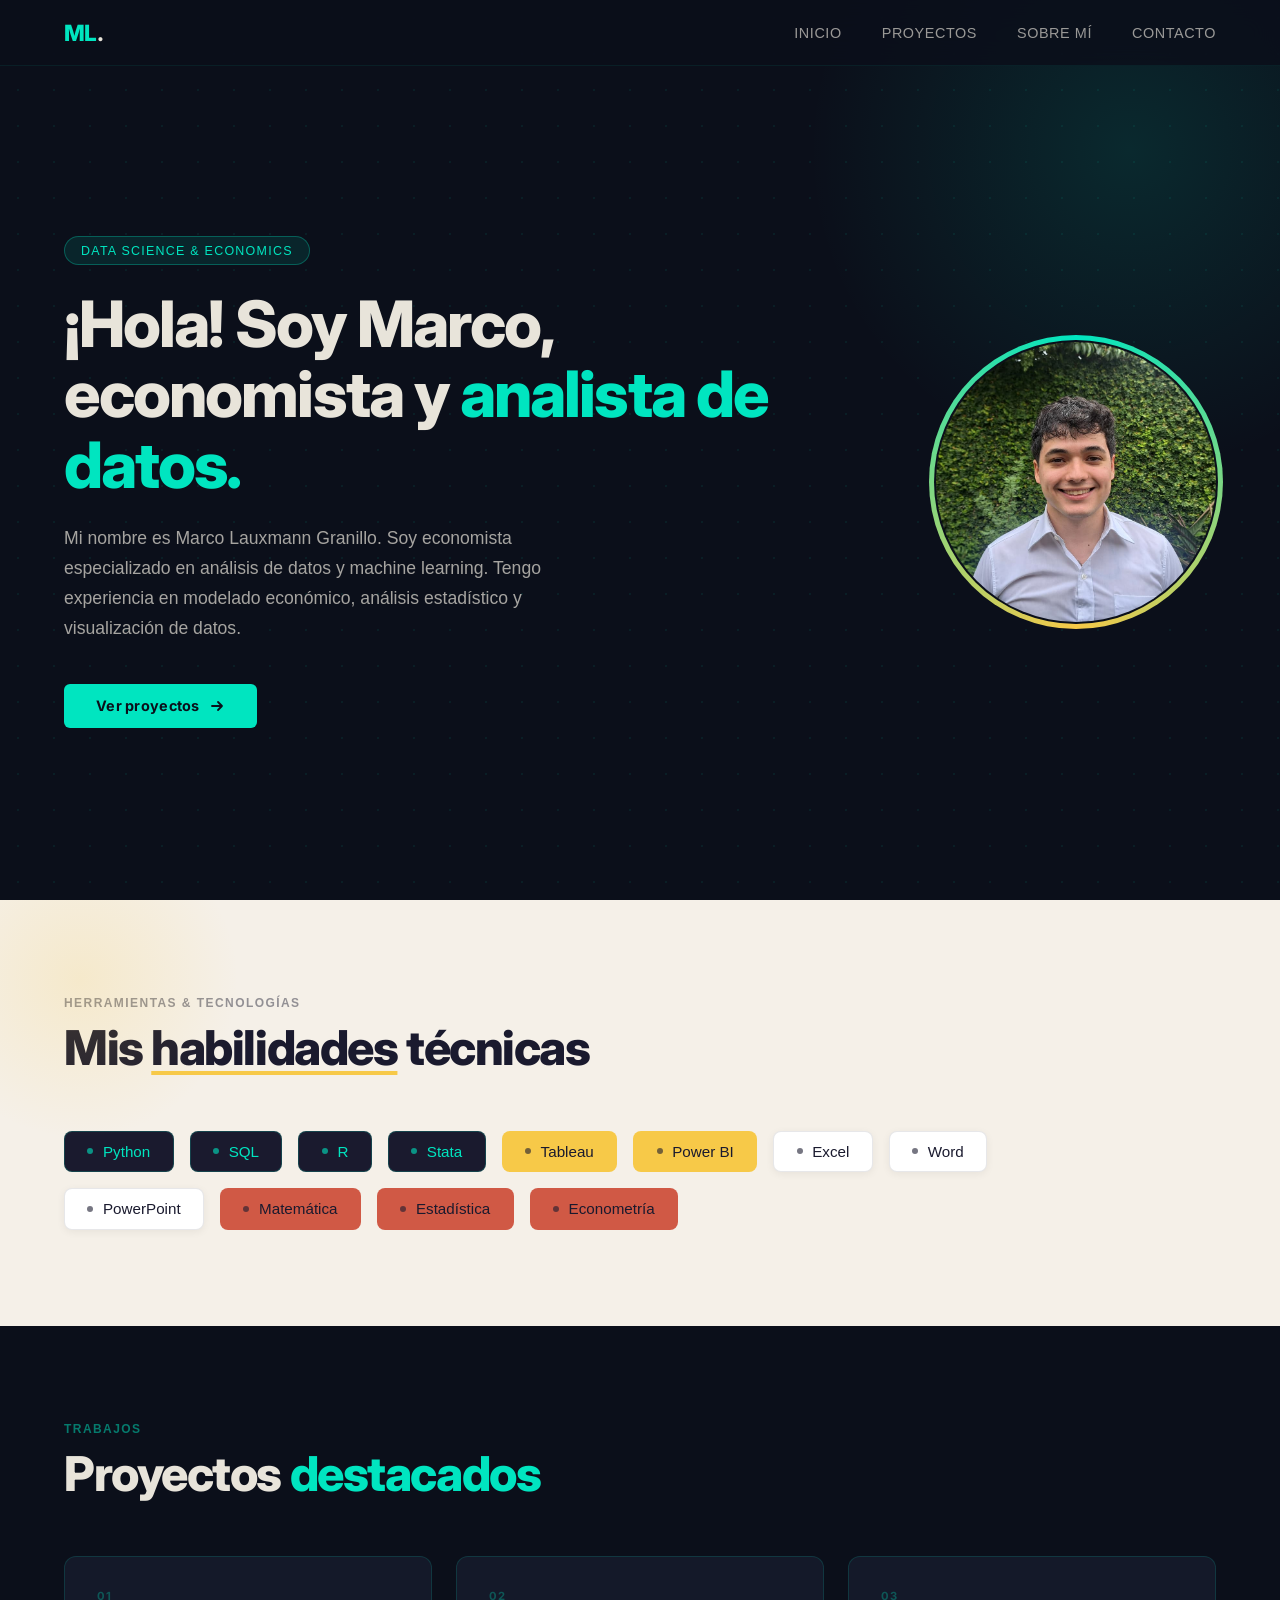
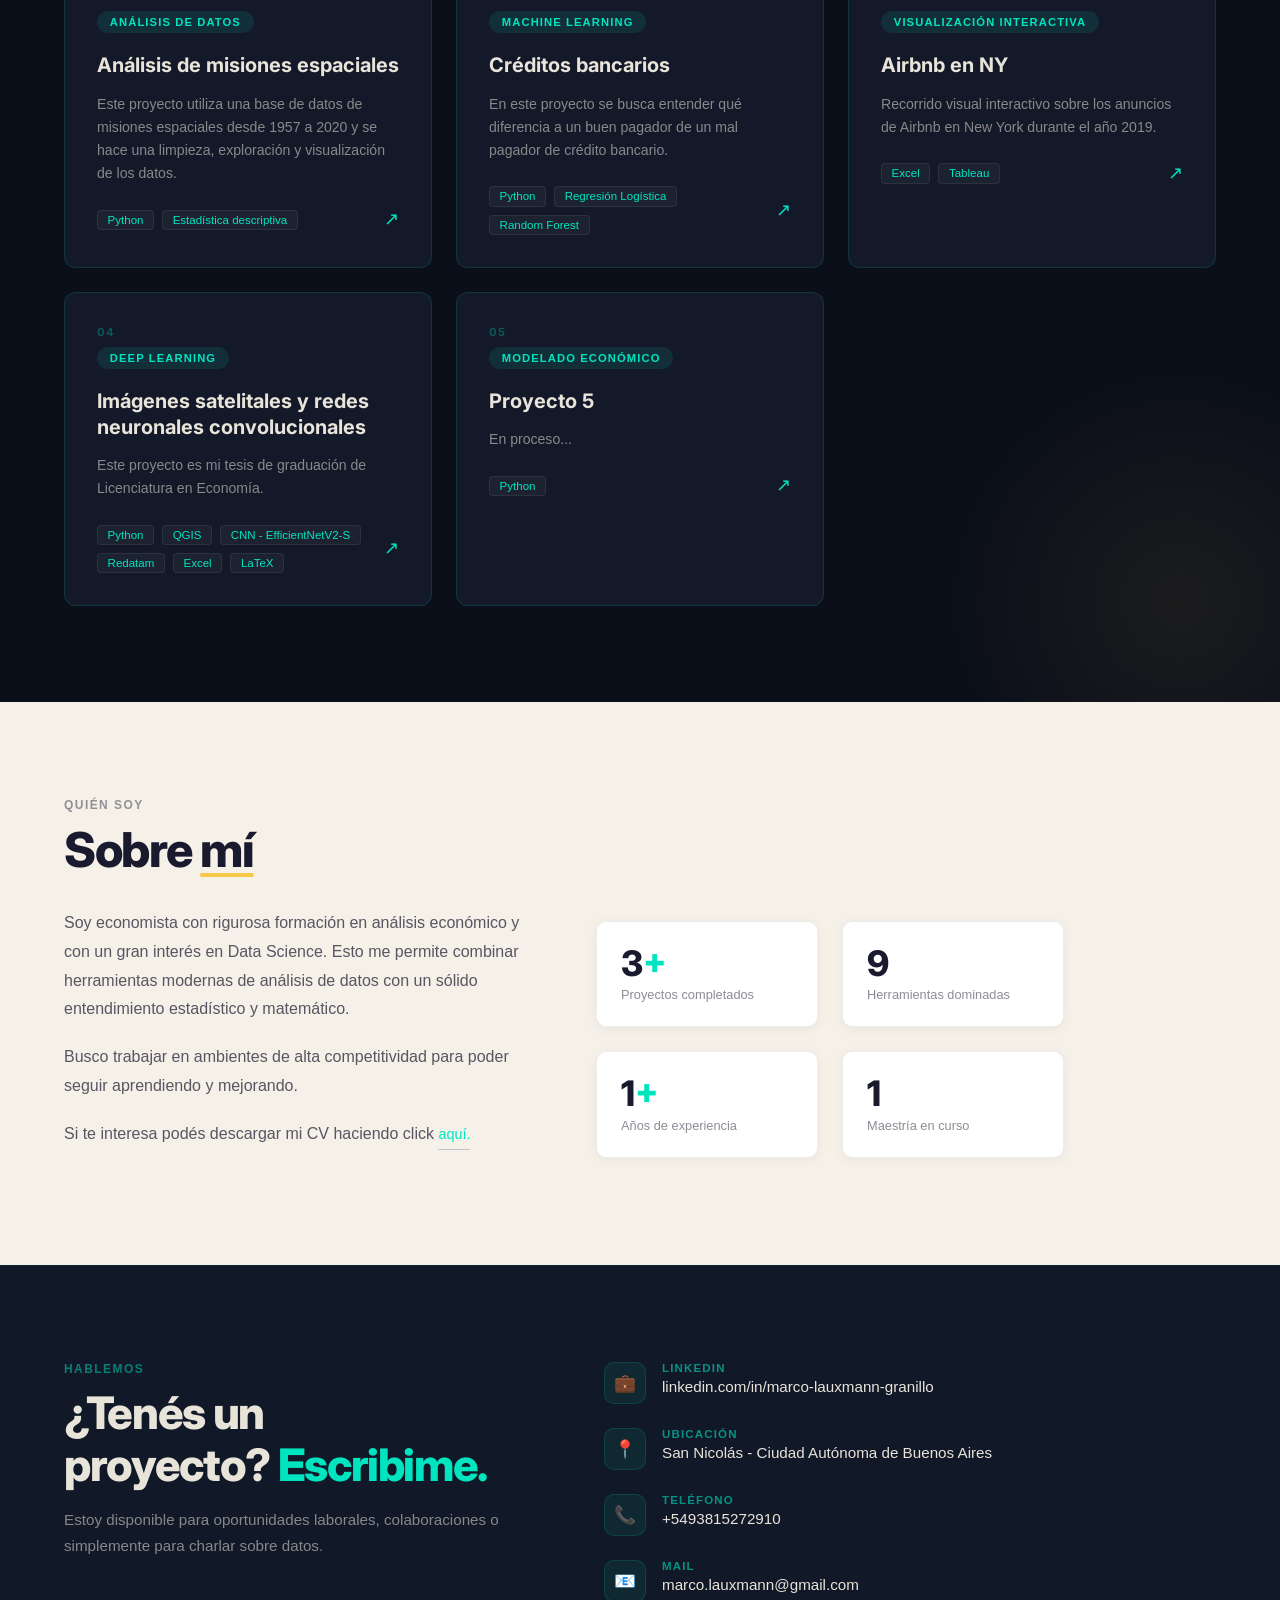
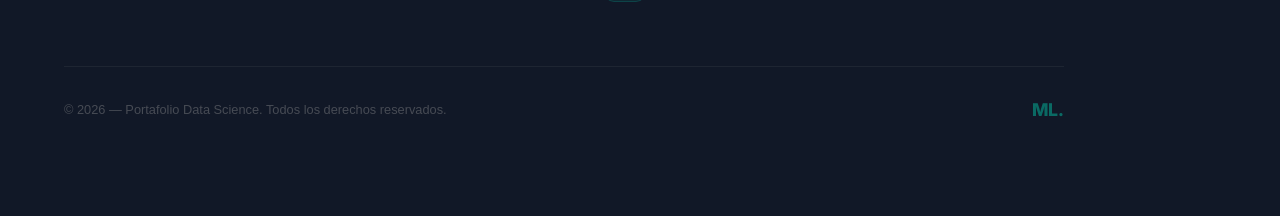
<file: index.html>
<!DOCTYPE html>
<html lang="es">
<head>
  <meta charset="UTF-8" />
  <meta name="viewport" content="width=device-width, initial-scale=1.0"/>
  <title>Portafolio — Data Science</title>
  <link href="https://fonts.googleapis.com/css2?family=Inter:ital,opsz,wght@0,14..32,100..900;1,14..32,100..900&display=swap" rel="stylesheet">

  <link rel="stylesheet" href="styles.css" />
  <script src="script2.js"></script>
</head>
<body>

  <!-- ─── NAVBAR ─── -->
  <nav>
    <div class="nav-logo">ML<span>.</span></div>
    <ul class="nav-links">
      <li><a href="#inicio">Inicio</a></li>
      <li><a href="#proyectos">Proyectos</a></li>
      <li><a href="#sobre-mi">Sobre mí</a></li>
      <li><a href="#contacto">Contacto</a></li>
    </ul>
  </nav>

  <!-- ─── HERO ─── -->
  <section id="inicio">
    <div class="hero-inner">
      <div class="hero-text">
        <div class="hero-badge">Data Science &amp; Economics</div>
        <h1>¡Hola! Soy Marco,<br/>economista y <em>analista de datos.</em></h1>
        <p class="hero-sub">
          Mi nombre es Marco Lauxmann Granillo. Soy economista especializado en análisis de datos y machine learning. Tengo experiencia en modelado económico, análisis estadístico y visualización de datos.
        </p>
        <a href="#proyectos" class="hero-cta">
          Ver proyectos
          <svg width="16" height="16" viewBox="0 0 16 16" fill="none">
            <path d="M3 8h10M9 4l4 4-4 4" stroke="currentColor" stroke-width="1.8" stroke-linecap="round" stroke-linejoin="round"/>
          </svg>
        </a>
      </div>

      <div class="hero-photo">
        <div class="photo-frame">
          <!-- Si images/fotoperfil.png existe, mostrará la foto; si no, muestra un placeholder -->
          <img 
            src="images/fotoperfil.jpeg" 
            class="foto-perfil"
            alt="Foto de perfil"
            onerror="this.style.display='none'; this.nextElementSibling.style.display='flex';"
            id = 
          />
        </div>
      </div>
    </div>
  </section>

  <!-- ─── SKILLS ─── -->
  <section id="habilidades">
    <p class="section-label">Herramientas &amp; Tecnologías</p>
    <h2 class="section-title">Mis <span style="color:#1a1a2e; text-decoration: underline; text-decoration-color: var(--accent2); text-underline-offset: 6px;">habilidades</span> técnicas</h2>

    <div class="skills-grid">
      <div class="skill-chip primary"><span class="skill-dot"></span> Python</div>
      <div class="skill-chip primary"><span class="skill-dot"></span> SQL</div>
      <div class="skill-chip primary"><span class="skill-dot"></span> R</div>
      <div class="skill-chip primary"><span class="skill-dot"></span> Stata</div>
      <div class="skill-chip accent"><span class="skill-dot"></span> Tableau</div>
      <div class="skill-chip accent"><span class="skill-dot"></span> Power BI</div>
      <div class="skill-chip secondary"><span class="skill-dot"></span> Excel</div>
      <div class="skill-chip secondary"><span class="skill-dot"></span> Word</div>
      <div class="skill-chip secondary"><span class="skill-dot"></span> PowerPoint</div>
      <div class="skill-chip third"><span class="skill-dot"></span> Matemática</div>
      <div class="skill-chip third"><span class="skill-dot"></span> Estadística</div>
      <div class="skill-chip third"><span class="skill-dot"></span> Econometría</div>
    </div>
  </section>

  <!-- ─── PROJECTS ─── -->
  <section id="proyectos">
    <p class="section-label">Trabajos</p>
    <h2 class="section-title">Proyectos <em style="font-style:normal; color:var(--accent);">destacados</em></h2>

    <div class="projects-grid">

      <a href="proyecto1.html" class="project-card">
        <div class="card-number">01</div>
        <div class="card-tag">Análisis de datos</div>
        <div class="card-title">Análisis de misiones espaciales</div>
        <p class="card-desc">Este proyecto utiliza una base de datos de misiones espaciales desde 1957 a 2020 y se hace una limpieza, exploración y visualización de los datos.</p>
        <div class="card-footer">
          <div class="card-tools">
            <span class="tool-badge">Python</span>
            <span class="tool-badge">Estadística descriptiva</span>
          </div>
          <span class="card-arrow">↗</span>
        </div>
      </a>

      <a href="proyecto2.html" class="project-card">
        <div class="card-number">02</div>
        <div class="card-tag">Machine Learning</div>
        <div class="card-title">Créditos bancarios</div>
        <p class="card-desc">En este proyecto se busca entender qué diferencia a un buen pagador de un mal pagador de crédito bancario.</p>
        <div class="card-footer">
          <div class="card-tools">
            <span class="tool-badge">Python</span>
            <span class="tool-badge">Regresión Logística</span>
            <span class="tool-badge">Random Forest</span>
          </div>
          <span class="card-arrow">↗</span>
        </div>
      </a>

      <a href="proyecto3.html" class="project-card">
        <div class="card-number">03</div>
        <div class="card-tag">Visualización interactiva</div>
        <div class="card-title">Airbnb en NY</div>
        <p class="card-desc">Recorrido visual interactivo sobre los anuncios de Airbnb en New York durante el año 2019.</p>
        <div class="card-footer">
          <div class="card-tools">
            <span class="tool-badge">Excel</span>
            <span class="tool-badge">Tableau</span>
          </div>
          <span class="card-arrow">↗</span>
        </div>
      </a>

      <a href="proyecto4.html" class="project-card">
        <div class="card-number">04</div>
        <div class="card-tag">Deep Learning</div>
        <div class="card-title">Imágenes satelitales y redes neuronales convolucionales</div>
        <p class="card-desc">Este proyecto es mi tesis de graduación de Licenciatura en Economía.</p>
        <div class="card-footer">
          <div class="card-tools">
            <span class="tool-badge">Python</span>
            <span class="tool-badge">QGIS</span>
            <span class="tool-badge">CNN - EfficientNetV2-S</span>
            <span class="tool-badge">Redatam</span>
            <span class="tool-badge">Excel</span>
            <span class="tool-badge">LaTeX</span>
          </div>
          <span class="card-arrow">↗</span>
        </div>
      </a>

      <a href="proyecto5.html" class="project-card">
        <div class="card-number">05</div>
        <div class="card-tag">Modelado Económico</div>
        <div class="card-title">Proyecto 5</div>
        <p class="card-desc">En proceso...</p>
        <div class="card-footer">
          <div class="card-tools">
            <span class="tool-badge">Python</span>
          </div>
          <span class="card-arrow">↗</span>
        </div>
      </a>

    </div>
  </section>

  <!-- ─── ABOUT ─── -->
  <section id="sobre-mi">
    <p class="section-label">Quién soy</p>
    <h2 class="section-title">Sobre <span style="text-decoration: underline; text-decoration-color: var(--accent2); text-underline-offset: 6px;">mí</span></h2>

    <div class="about-content">
      <div class="about-text">
        <p>
          Soy economista con rigurosa formación en análisis económico y con un gran interés en Data Science. Esto me permite combinar herramientas modernas de análisis de datos con un sólido entendimiento estadístico y matemático.
        </p>
        <p>
          Busco trabajar en ambientes de alta competitividad para poder seguir aprendiendo y mejorando.
        </p>
        <p>
          Si te interesa podés descargar mi CV haciendo click <a onclick="forzarDescarga('Lauxmann Granillo Marco - CV.pdf', 'Lauxmann-cv.pdf')" class="download-link">aquí.</a>
        </p>
      </div>

      <div class="about-stats">
        <div class="stat-box">
          <div class="stat-number">3<span>+</span></div>
          <div class="stat-label">Proyectos completados</div>
        </div>
        <div class="stat-box">
          <div class="stat-number">9</div>
          <div class="stat-label">Herramientas dominadas</div>
        </div>
        <div class="stat-box">
          <div class="stat-number">1<span>+</span></div>
          <div class="stat-label">Años de experiencia</div>
        </div>
        <div class="stat-box">
          <div class="stat-number">1</div>
          <div class="stat-label">Maestría en curso</div>
        </div>
      </div>
    </div>
  </section>

  <!-- ─── CONTACT ─── -->
  <section id="contacto">
    <div class="contact-grid">
      <div>
        <p class="section-label" style="color:rgba(0,229,192,0.5);">Hablemos</p>
        <h2 class="contact-heading">¿Tenés un<br/>proyecto? <em>Escribime.</em></h2>
        <p class="contact-intro">Estoy disponible para oportunidades laborales, colaboraciones o simplemente para charlar sobre datos.</p>
      </div>

      <div class="contact-items">

        <div class="contact-item">
          <div class="contact-icon">💼</div>
          <div class="contact-info">
            <label>LinkedIn</label>
            <a href="https://www.linkedin.com/in/marco-lauxmann-granillo/" target="_blank">linkedin.com/in/marco-lauxmann-granillo</a>
          </div>
        </div>

        <div class="contact-item">
          <div class="contact-icon">📍</div>
          <div class="contact-info">
            <label>Ubicación</label>
            <span>San Nicolás - Ciudad Autónoma de Buenos Aires</span>
          </div>
        </div>

        <div class="contact-item">
          <div class="contact-icon">📞</div>
          <div class="contact-info">
            <label>Teléfono</label>
            <span>+5493815272910</span>
          </div>
        </div>

        <div class="contact-item">
          <div class="contact-icon">📧</div>
          <div class="contact-info">
            <label>Mail</label>
            <a href="mailto:marco.lauxmann@gmail.com" target="_blank">marco.lauxmann@gmail.com</a>
          </div>
        </div>

      </div>
    </div>

    <div class="footer-bar">
      <p>© 2026 — Portafolio Data Science. Todos los derechos reservados.</p>
      <div class="footer-logo">ML.</div>
    </div>
  </section>

</body>
</html>
</file>
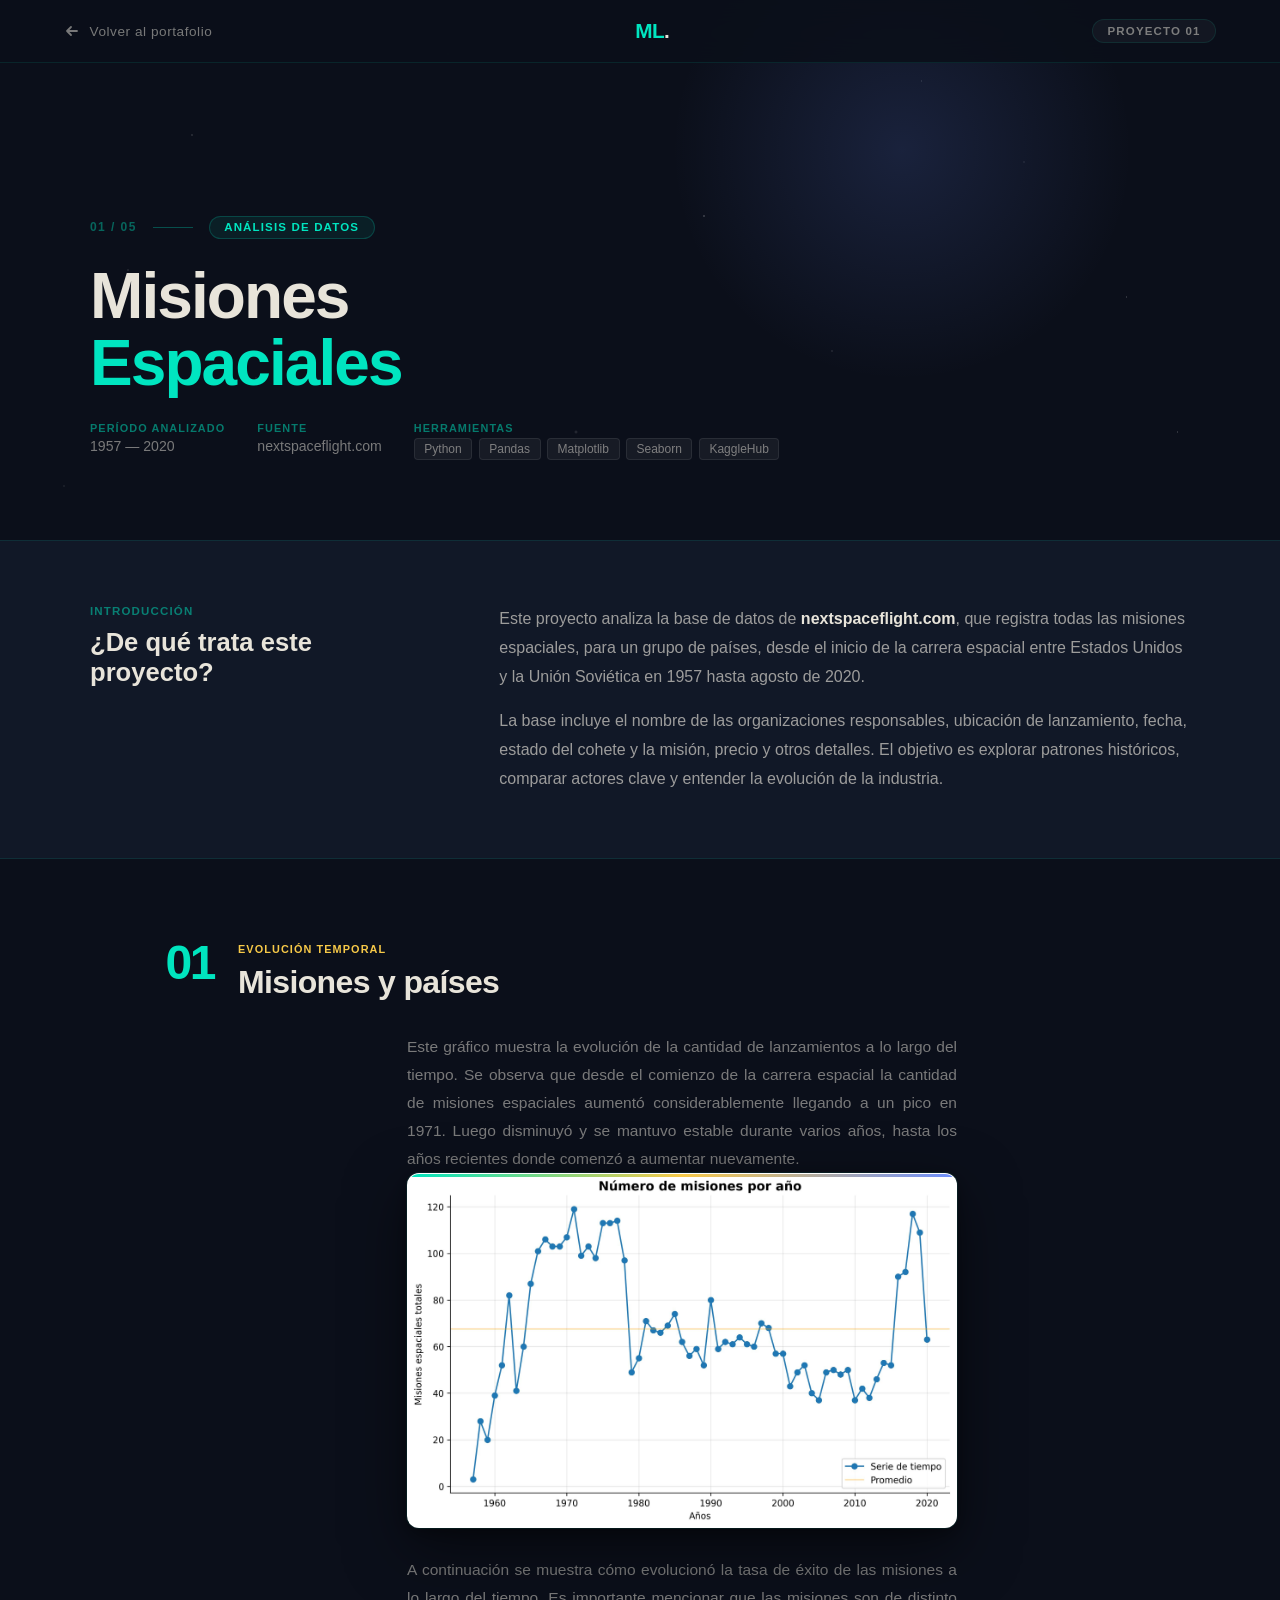
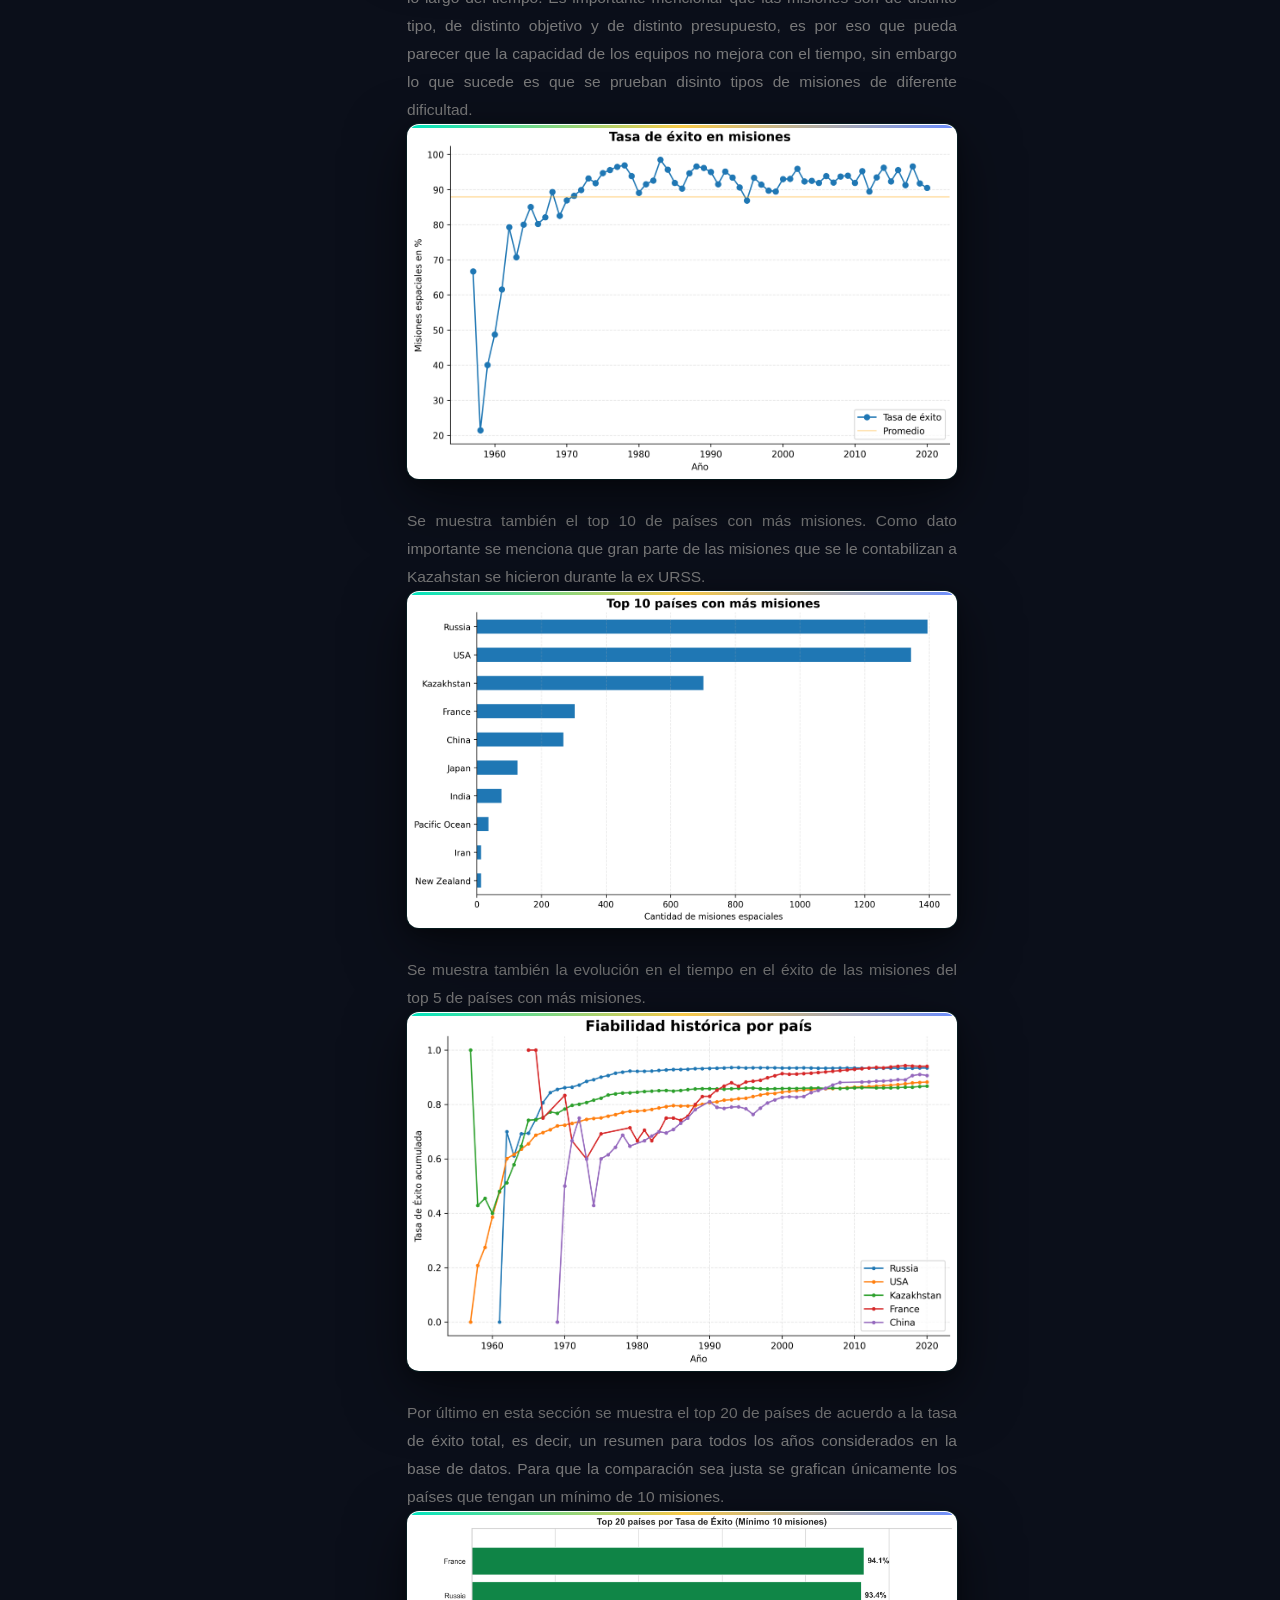
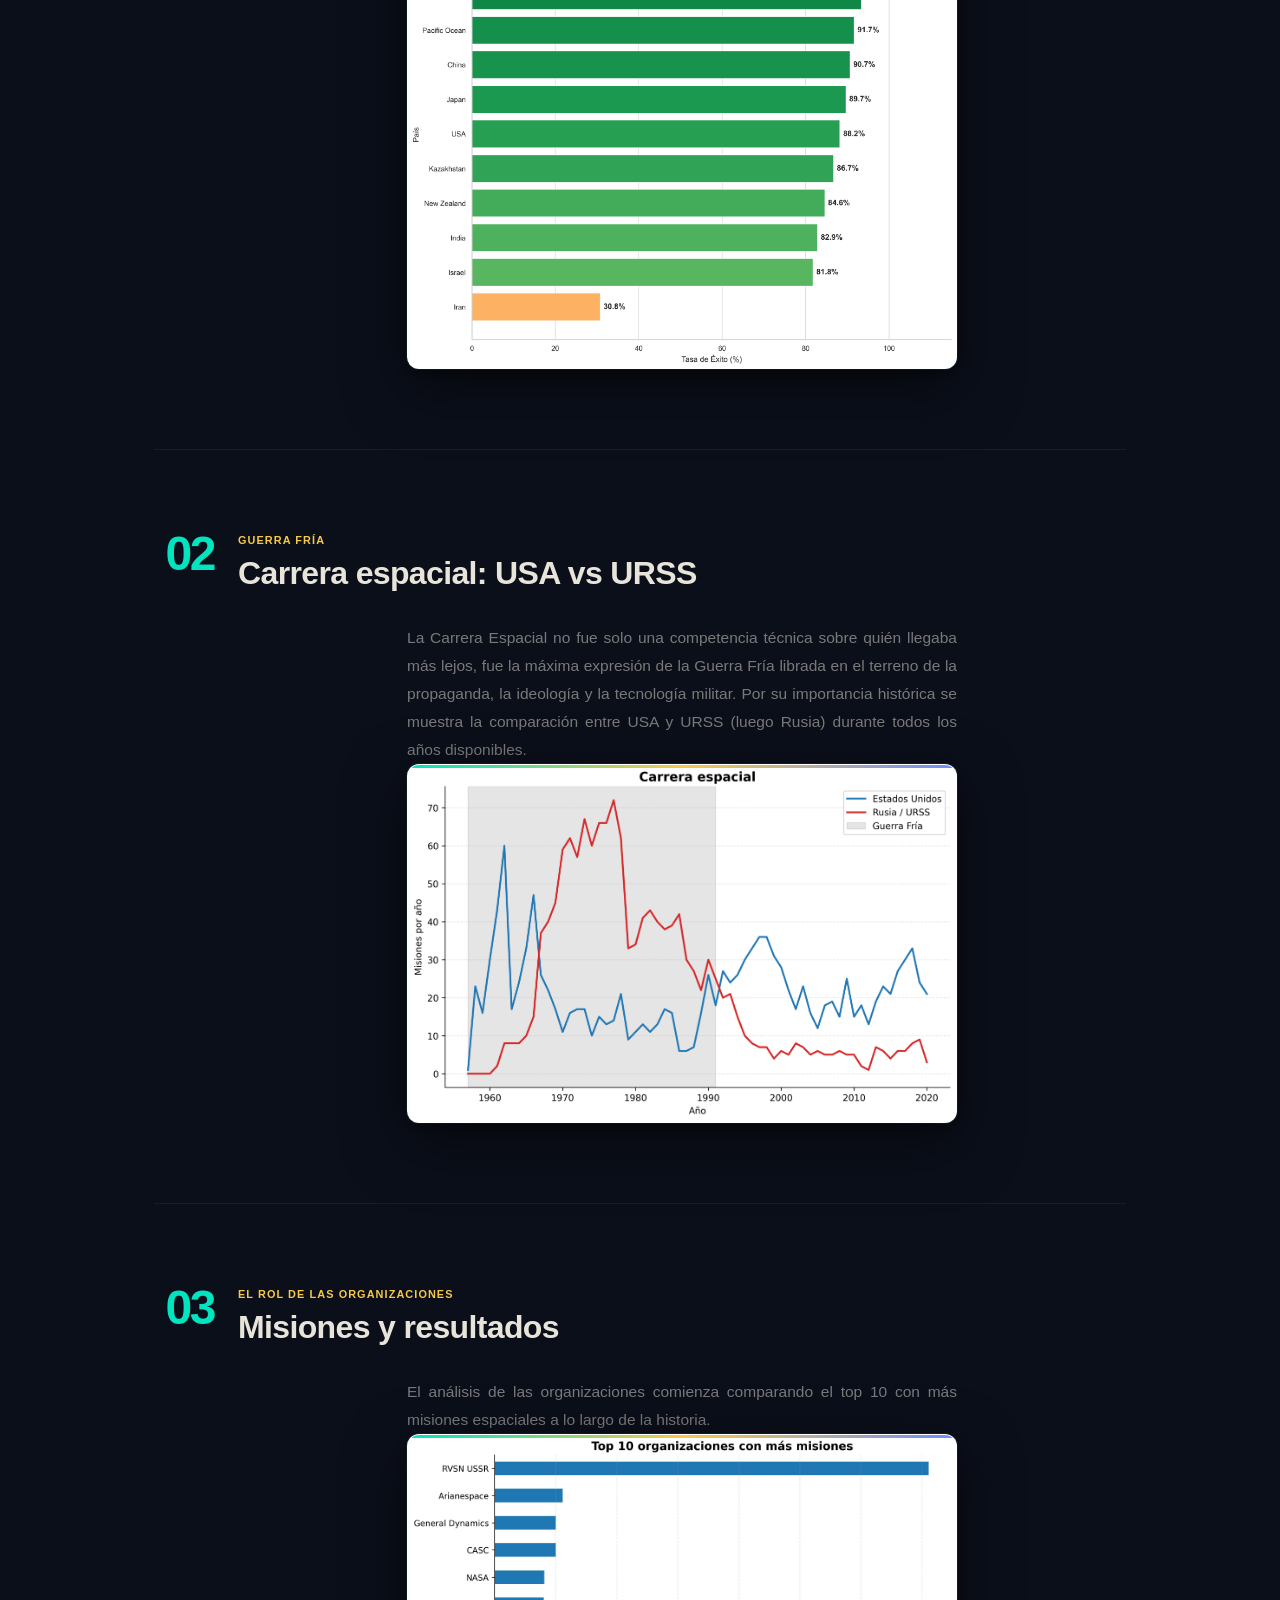
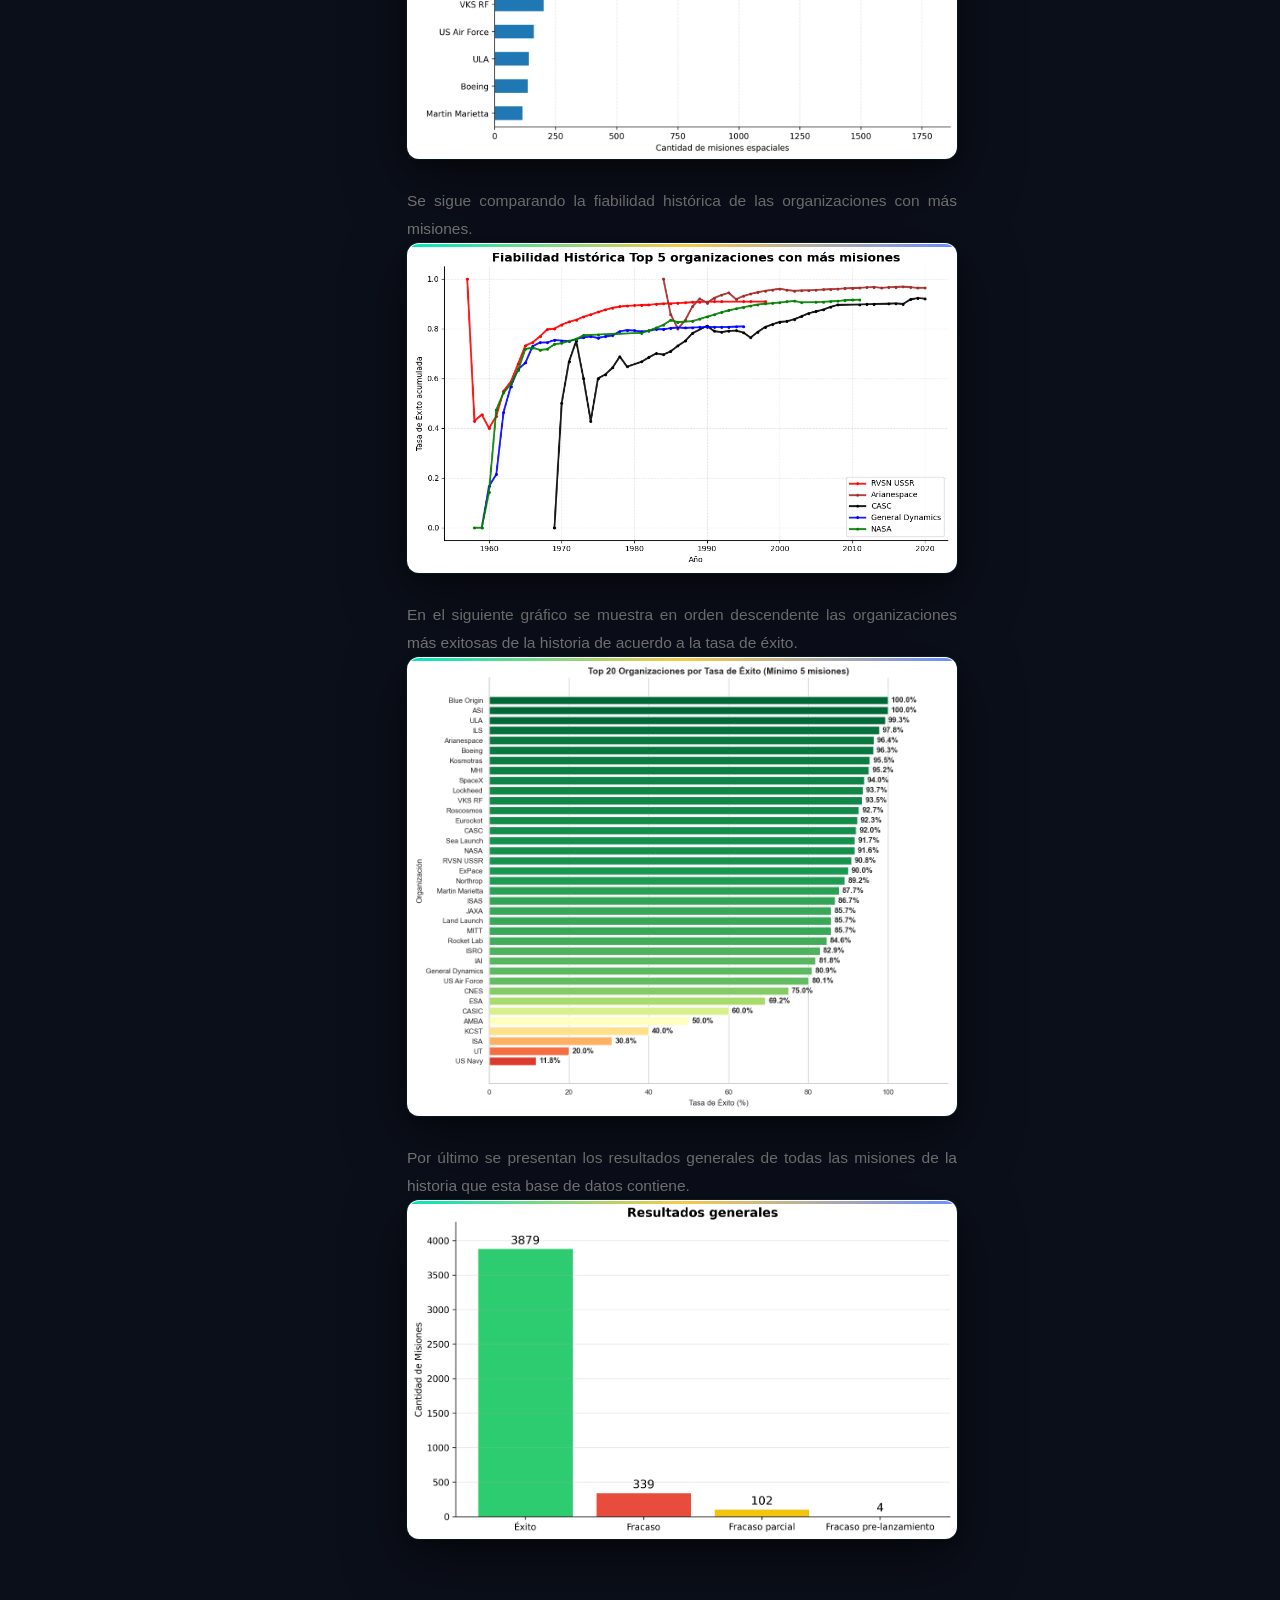
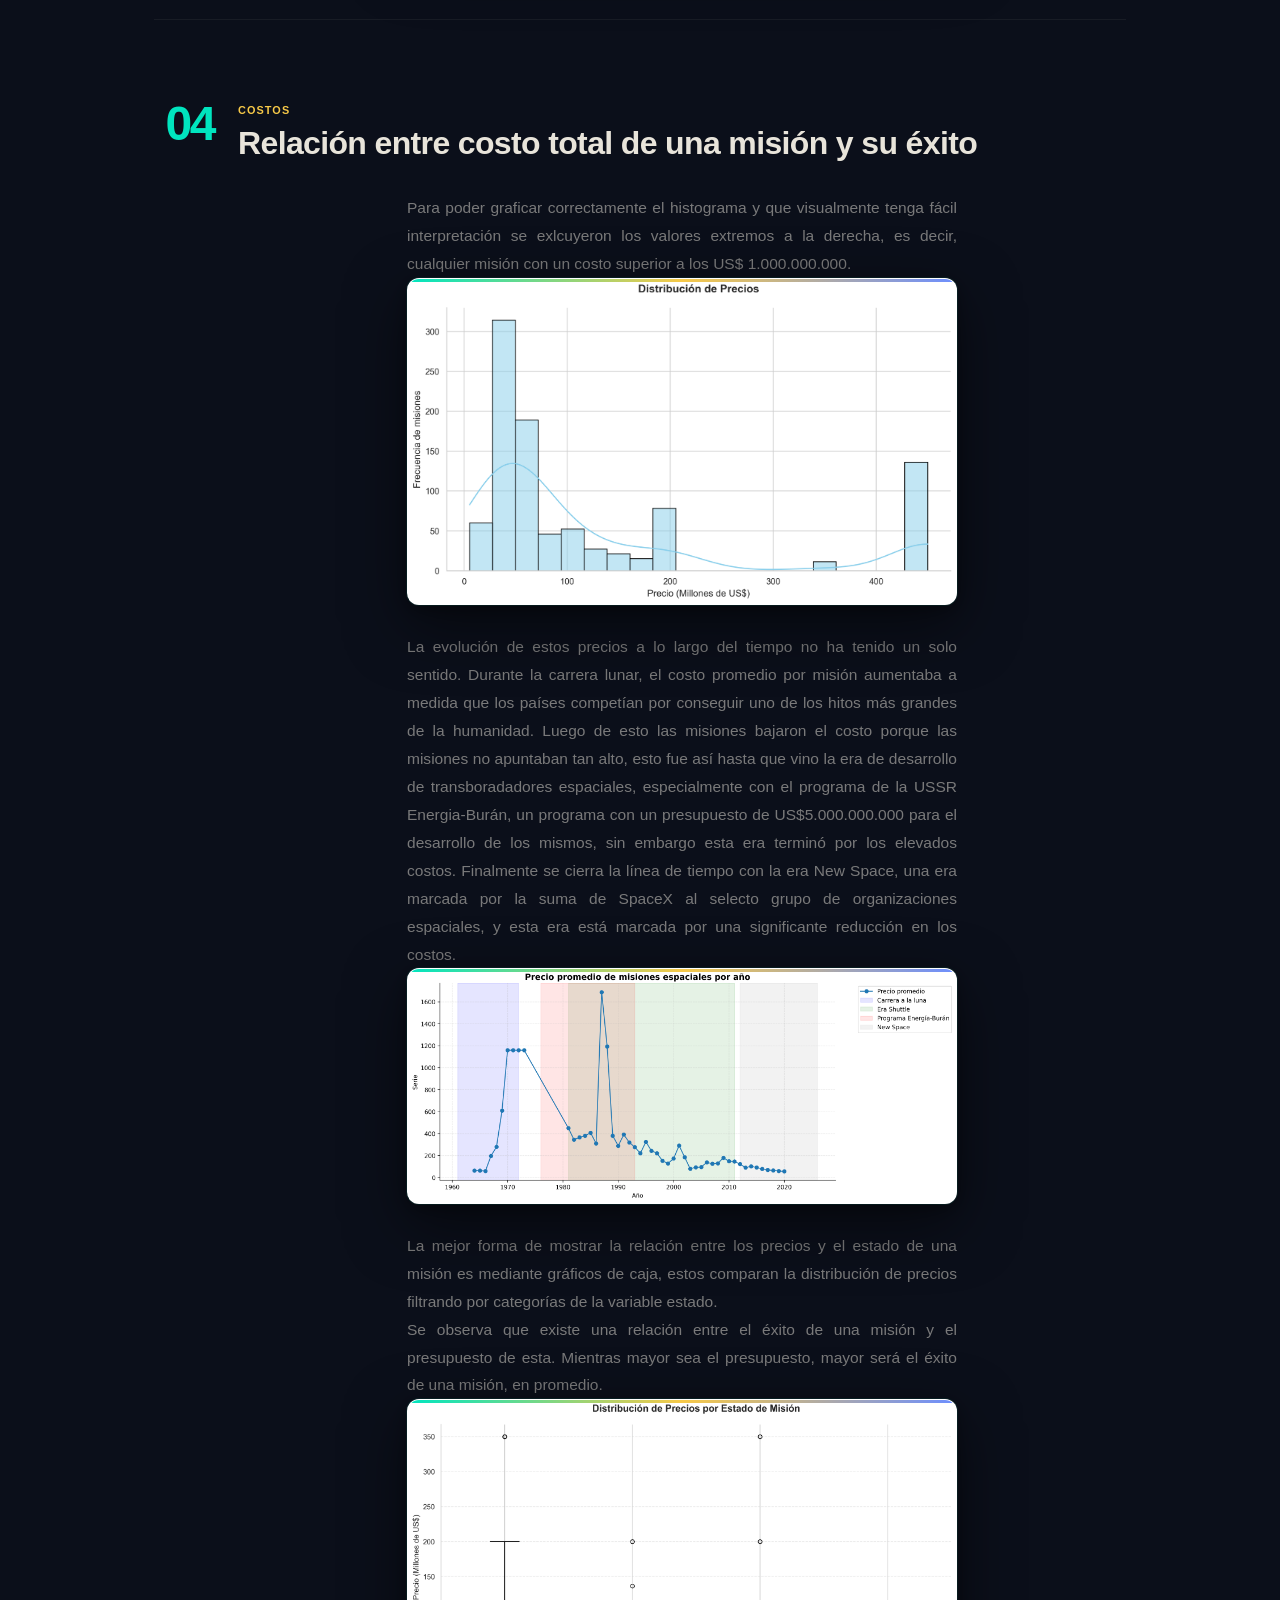
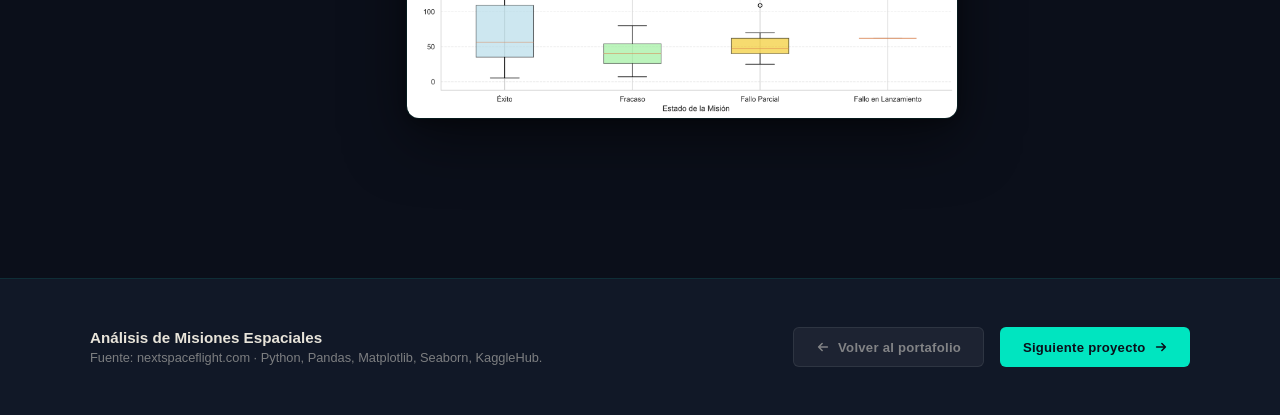
<file: proyecto1.html>
<!DOCTYPE html>
<html lang="es">
<head>
  <meta charset="UTF-8" />
  <meta name="viewport" content="width=device-width, initial-scale=1.0"/>
  <title>Misiones Espaciales — Proyecto 1</title>
  <link href="https://fonts.googleapis.com/css2?family=Inter:ital,opsz,wght@0,14..32,100..900;1,14..32,100..900&display=swap" rel="stylesheet">
  <link rel="stylesheet" href="styles1.css" />
</head>
<body>

  <!-- ── NAV ── -->
  <nav>
    <a href="index.html" class="nav-back">
      <svg width="16" height="16" viewBox="0 0 16 16" fill="none">
        <path d="M13 8H3M7 4L3 8l4 4" stroke="currentColor" stroke-width="1.8" stroke-linecap="round" stroke-linejoin="round"/>
      </svg>
      Volver al portafolio
    </a>
    <div class="nav-logo">ML<span>.</span></div>
    <span class="nav-tag">Proyecto 01</span>
  </nav>

  <!-- ── HERO ── -->
  <section class="project-hero">
    <div class="hero-content">
      <div class="hero-eyebrow">
        <span class="hero-num">01 / 05</span>
        <span class="hero-divider"></span>
        <span class="hero-badge">Análisis de Datos</span>
      </div>
      <h1>Misiones<br/><em>Espaciales</em></h1>
      <div class="hero-meta">
        <div class="meta-item">
          <span class="meta-label">Período analizado</span>
          <span class="meta-value">1957 — 2020</span>
        </div>
        <div class="meta-item">
          <span class="meta-label">Fuente</span>
          <span class="meta-value">nextspaceflight.com</span>
        </div>
        <div class="meta-item">
          <span class="meta-label">Herramientas</span>
          <div class="meta-chips">
            <span class="meta-chip">Python</span>
            <span class="meta-chip">Pandas</span>
            <span class="meta-chip">Matplotlib</span>
            <span class="meta-chip">Seaborn</span>
            <span class="meta-chip">KaggleHub</span>
          </div>
        </div>
      </div>
    </div>
  </section>

  <!-- ── INTRO ── -->
  <div class="intro-block">
    <div class="intro-inner">
      <div>
        <p class="intro-label">Introducción</p>
        <h2 class="intro-side-title">¿De qué trata este proyecto?</h2>
      </div>
      <div class="intro-text">
        <p>
          Este proyecto analiza la base de datos de <strong style="color:var(--text);">nextspaceflight.com</strong>, que registra todas las misiones espaciales, para un grupo de países, desde el inicio de la carrera espacial entre Estados Unidos y la Unión Soviética en 1957 hasta agosto de 2020.
        </p>
        <p>
          La base incluye el nombre de las organizaciones responsables, ubicación de lanzamiento, fecha, estado del cohete y la misión, precio y otros detalles. El objetivo es explorar patrones históricos, comparar actores clave y entender la evolución de la industria.
        </p>
      </div>
    </div>
  </div>

  <!-- ── ANÁLISIS ── -->
  <div class="content-wrapper">

    <!-- SECCIÓN 1 -->
    <div class="analysis-section">
      <div class="section-header">
        <div class="section-num">01</div>
        <div class="section-heading-group">
          <span class="section-tag">Evolución temporal</span>
          <h2>Misiones y países</h2>
        </div>
      </div>
      <div class="analysis-body">
        <p class="analysis-desc">
          Este gráfico muestra la evolución de la cantidad de lanzamientos a lo largo del tiempo. Se observa que desde el comienzo de la carrera espacial la cantidad de misiones espaciales aumentó considerablemente llegando a un pico en 1971. Luego disminuyó y se mantuvo estable durante varios años, hasta los años recientes donde comenzó a aumentar nuevamente.
        </p>
        <div class="chart-container">
          <img src="proyecto1/images/Misiones por Año.jpg" alt="Número de misiones por año" />
        </div>


        <p class="analysis-desc">
          <br>
          A continuación se muestra cómo evolucionó la tasa de éxito de las misiones a lo largo del tiempo. Es importante mencionar que las misiones son de distinto tipo, de distinto objetivo y de distinto presupuesto, es por eso que pueda parecer que la capacidad de los equipos no mejora con el tiempo, sin embargo lo que sucede es que se prueban disinto tipos de misiones de diferente dificultad.
        </p>
        <div class="chart-container">
          <img src="proyecto1/images/Tasa de éxito.png" alt="Número de misiones por año" />
        </div>

        <p class="analysis-desc">
          <br>
          Se muestra también el top 10 de países con más misiones. Como dato importante se menciona que gran parte de las misiones que se le contabilizan a Kazahstan se hicieron durante la ex URSS.
        </p>
        <div class="chart-container">
          <img src="proyecto1/images/Top 10 países.png" alt="Número de misiones por año" />
        </div>

        <p class="analysis-desc">
          <br>
          Se muestra también la evolución en el tiempo en el éxito de las misiones del top 5 de países con más misiones.
        </p>
        <div class="chart-container">
          <img src="proyecto1/images/Fiabilidad histórica países.png" alt="Número de misiones por año" />
        </div>

        <p class="analysis-desc">
          <br>
          Por último en esta sección se muestra el top 20 de países de acuerdo a la tasa de éxito total, es decir, un resumen para todos los años considerados en la base de datos. Para que la comparación sea justa se grafican únicamente los países que tengan un mínimo de 10 misiones.
        </p>
        <div class="chart-container">
          <img src="proyecto1/images/Top20pais.png" alt="Número de misiones por año" />
        </div>



      </div>
    </div>

    <!-- SECCIÓN 2 -->
    <div class="analysis-section">
      <div class="section-header">
        <div class="section-num">02</div>
        <div class="section-heading-group">
          <span class="section-tag">Guerra Fría</span>
          <h2>Carrera espacial: USA vs URSS</h2>
        </div>
      </div>
      <div class="analysis-body">
        <p class="analysis-desc">
          La Carrera Espacial no fue solo una competencia técnica sobre quién llegaba más lejos, fue la máxima expresión de la Guerra Fría librada en el terreno de la propaganda, la ideología y la tecnología militar. Por su importancia histórica se muestra la comparación entre USA y URSS (luego Rusia) durante todos los años disponibles.
        </p>
        <div class="chart-container">
          <img src="proyecto1/images/Carrera espacial.png" alt="USA vs URSS" />
        </div>
      </div>
    </div>

    <!-- SECCIÓN 3 -->
    <div class="analysis-section">
      <div class="section-header">
        <div class="section-num">03</div>
        <div class="section-heading-group">
          <span class="section-tag">El rol de las organizaciones</span>
          <h2>Misiones y resultados</h2>
        </div>
      </div>

      <div class="analysis-body">
        <p class="analysis-desc">
          El análisis de las organizaciones comienza comparando el top 10 con más misiones espaciales a lo largo de la historia.
        </p>
        <div class="chart-container">
          <img src="proyecto1/images/Top 10 organizaciones.jpg" alt="Top 10 países" />
        </div>
      </div>

      <div class="analysis-body">
        <p class="analysis-desc">
          <br>
          Se sigue comparando la fiabilidad histórica de las organizaciones con más misiones.
        </p>
        <div class="chart-container">
          <img src="proyecto1/images/Fiabilidad histórica.png" alt="Top 10 países" />
        </div>
      </div>

      <div class="analysis-body">
        <p class="analysis-desc">
          <br>
          En el siguiente gráfico se muestra en orden descendente las organizaciones más exitosas de la historia de acuerdo a la tasa de éxito.
        </p>
        <div class="chart-container">
          <img src="proyecto1/images/Top20.png" alt="Top 10 países" />
        </div>
      </div>

      <div class="analysis-body">
        <p class="analysis-desc">
          <br>
          Por último se presentan los resultados generales de todas las misiones de la historia que esta base de datos contiene.
        </p>
        <div class="chart-container">
          <img src="proyecto1/images/Resultados generales.png" alt="Top 10 países" />
        </div>
      </div>
      
    </div>

    <!-- SECCIÓN 4 -->
    <div class="analysis-section">
      <div class="section-header">
        <div class="section-num">04</div>
        <div class="section-heading-group">
          <span class="section-tag">Costos</span>
          <h2>Relación entre costo total de una misión y su éxito</h2>
        </div>
      </div>
      
      <div class="analysis-body">
        <p class="analysis-desc">
          Para poder graficar correctamente el histograma y que visualmente tenga fácil interpretación se exlcuyeron los valores extremos a la derecha, es decir, cualquier misión con un costo superior a los US$ 1.000.000.000.
        </p>
        <div class="chart-container">
          <img src="proyecto1/images/Histograma precio.png" alt="Top 10 países" />
        </div>
      </div>


      <div class="analysis-body">
        <p class="analysis-desc">
          <br>
          La evolución de estos precios a lo largo del tiempo no ha tenido un solo sentido. Durante la carrera lunar, el costo promedio por misión aumentaba a medida que los países competían por conseguir uno de los hitos más grandes de la humanidad. Luego de esto las misiones bajaron el costo porque las misiones no apuntaban tan alto, esto fue así hasta que vino la era de desarrollo de transboradadores espaciales, especialmente con el programa de la USSR Energia-Burán, un programa con un presupuesto de US$5.000.000.000 para el desarrollo de los mismos, sin embargo esta era terminó por los elevados costos. Finalmente se cierra la línea de tiempo con la era New Space, una era marcada por la suma de SpaceX al selecto grupo de organizaciones espaciales, y esta era está marcada por una significante reducción en los costos.
        </p>
        <div class="chart-container">
          <img src="proyecto1/images/Evolución costo promedio por año.png" alt="Top 10 países" />
        </div>
      </div>


      <div class="analysis-body">
        <p class="analysis-desc">
          <br>
          La mejor forma de mostrar la relación entre los precios y el estado de una misión es mediante gráficos de caja, estos comparan la distribución de precios filtrando por categorías de la variable estado.<br>
          Se observa que existe una relación entre el éxito de una misión y el presupuesto de esta. Mientras mayor sea el presupuesto, mayor será el éxito de una misión, en promedio.
        </p>
        <div class="chart-container">
          <img src="proyecto1/images/Boxplot.png" alt="Top 10 países" />
        </div>
      </div>

      </div>
    </div>

  </div><!-- /content-wrapper -->

  <!-- ── FOOTER ── -->
  <footer class="project-footer">
    <div class="footer-inner">
      <div class="footer-text">
        <strong>Análisis de Misiones Espaciales</strong>
        <p>Fuente: nextspaceflight.com · Python, Pandas, Matplotlib, Seaborn, KaggleHub.</p>
      </div>
      <div class="footer-nav">
        <a href="index.html" class="footer-btn secondary">
          <svg width="14" height="14" viewBox="0 0 16 16" fill="none">
            <path d="M13 8H3M7 4L3 8l4 4" stroke="currentColor" stroke-width="1.8" stroke-linecap="round" stroke-linejoin="round"/>
          </svg>
          Volver al portafolio
        </a>
        <a href="proyecto2.html" class="footer-btn primary">
          Siguiente proyecto
          <svg width="14" height="14" viewBox="0 0 16 16" fill="none">
            <path d="M3 8h10M9 4l4 4-4 4" stroke="currentColor" stroke-width="1.8" stroke-linecap="round" stroke-linejoin="round"/>
          </svg>
        </a>
      </div>
    </div>
  </footer>

</body>
</html>
</file>
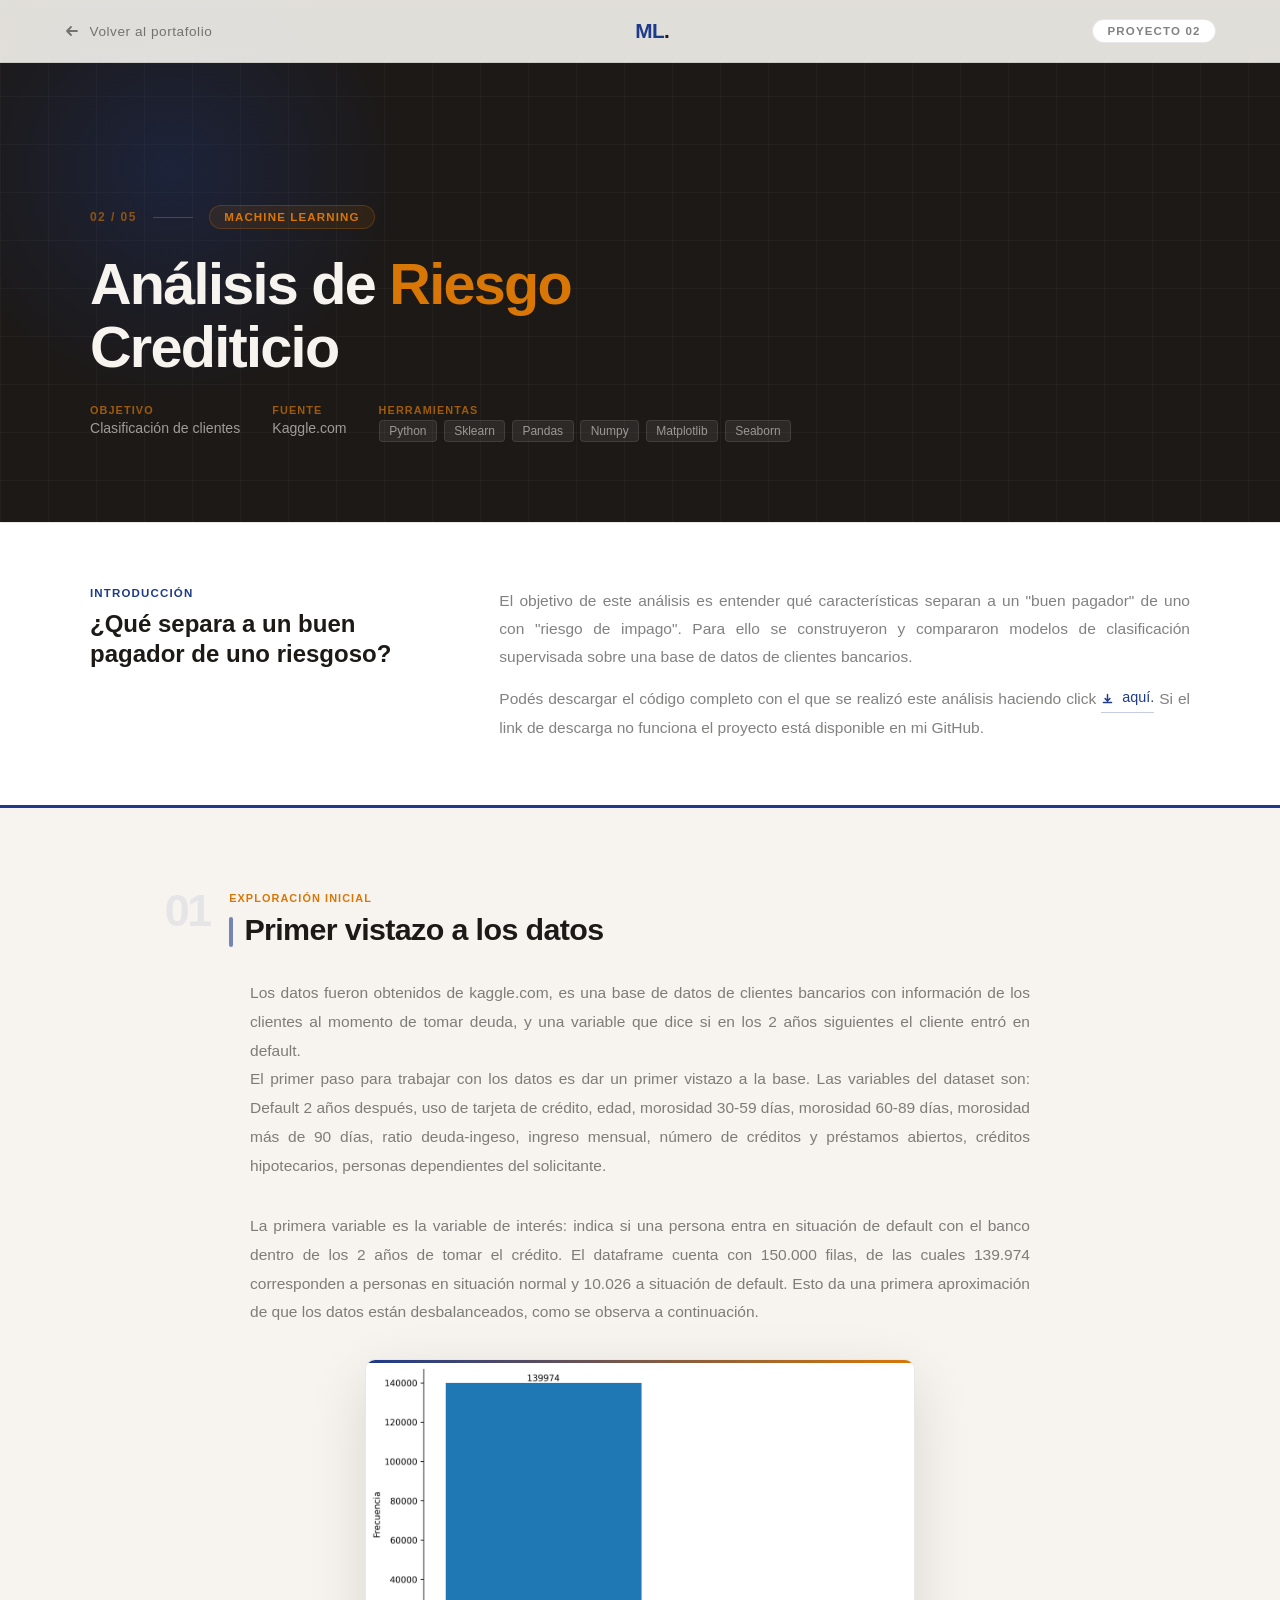
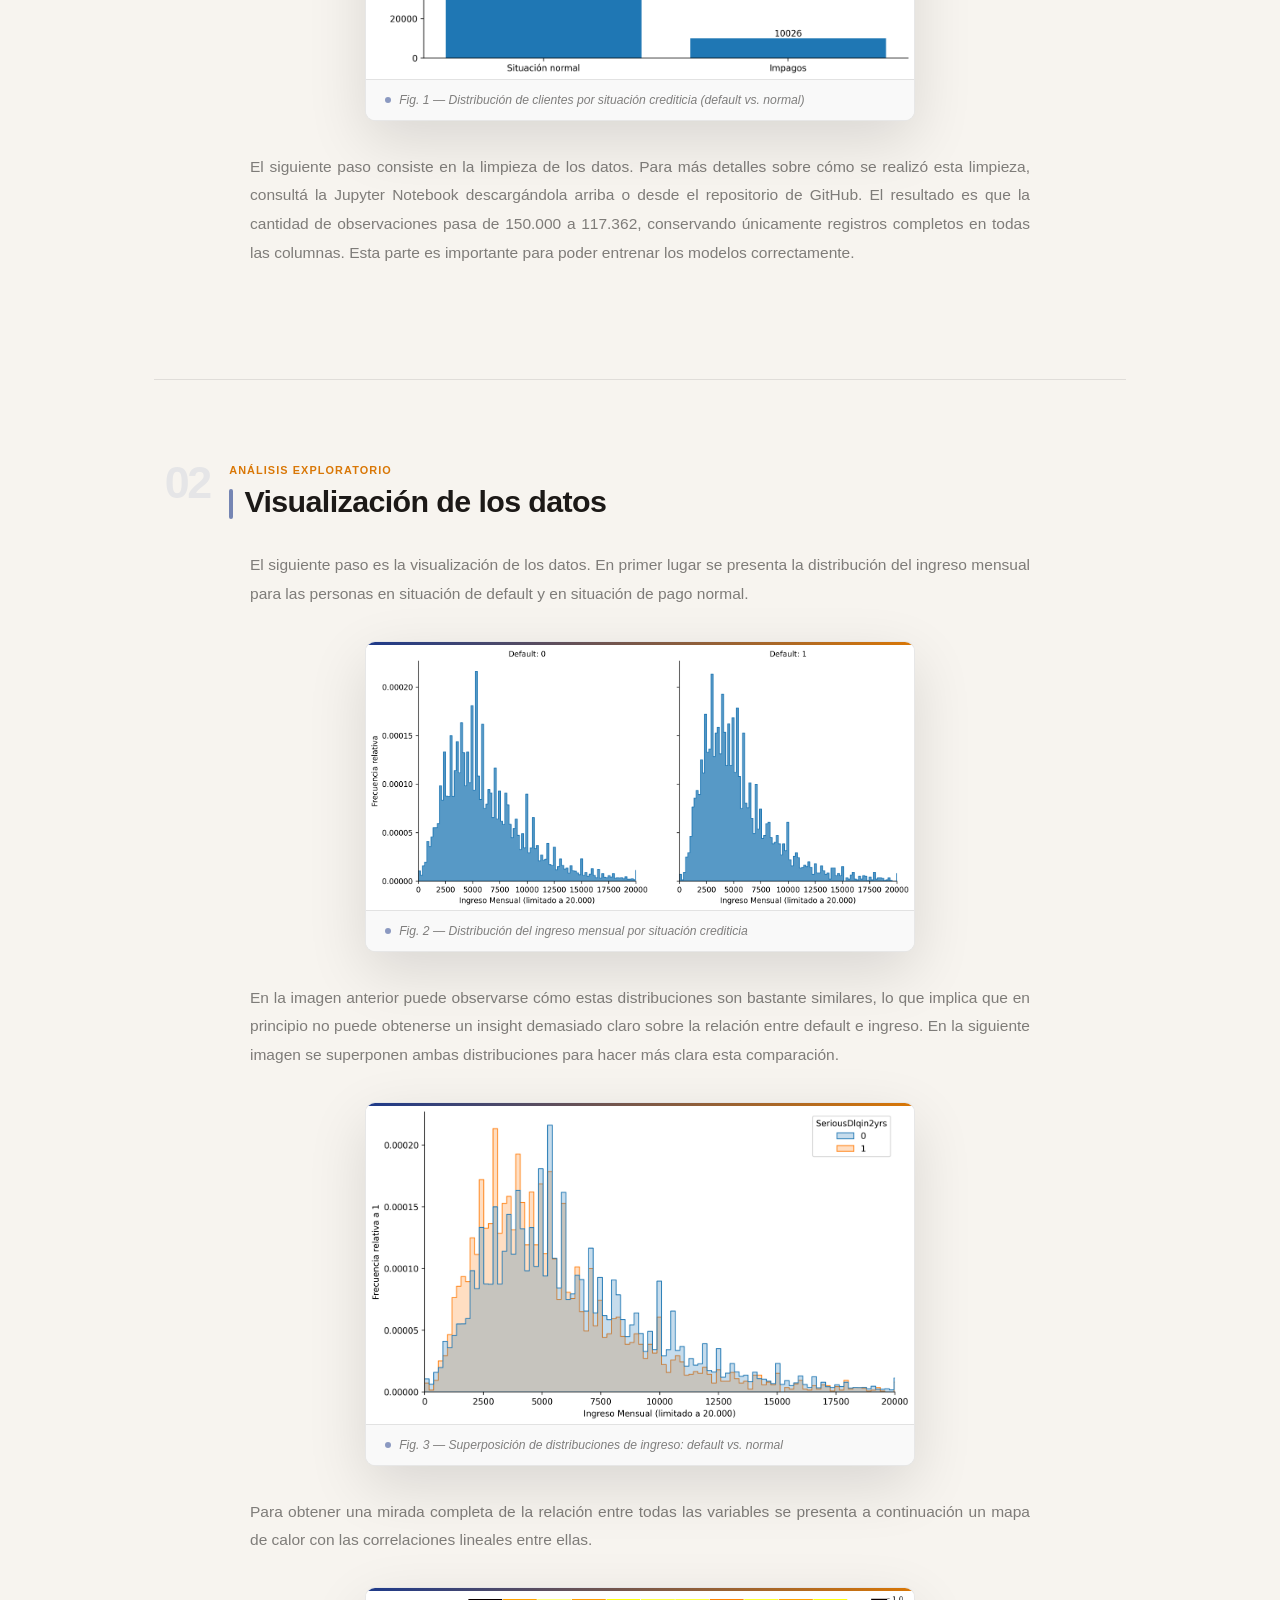
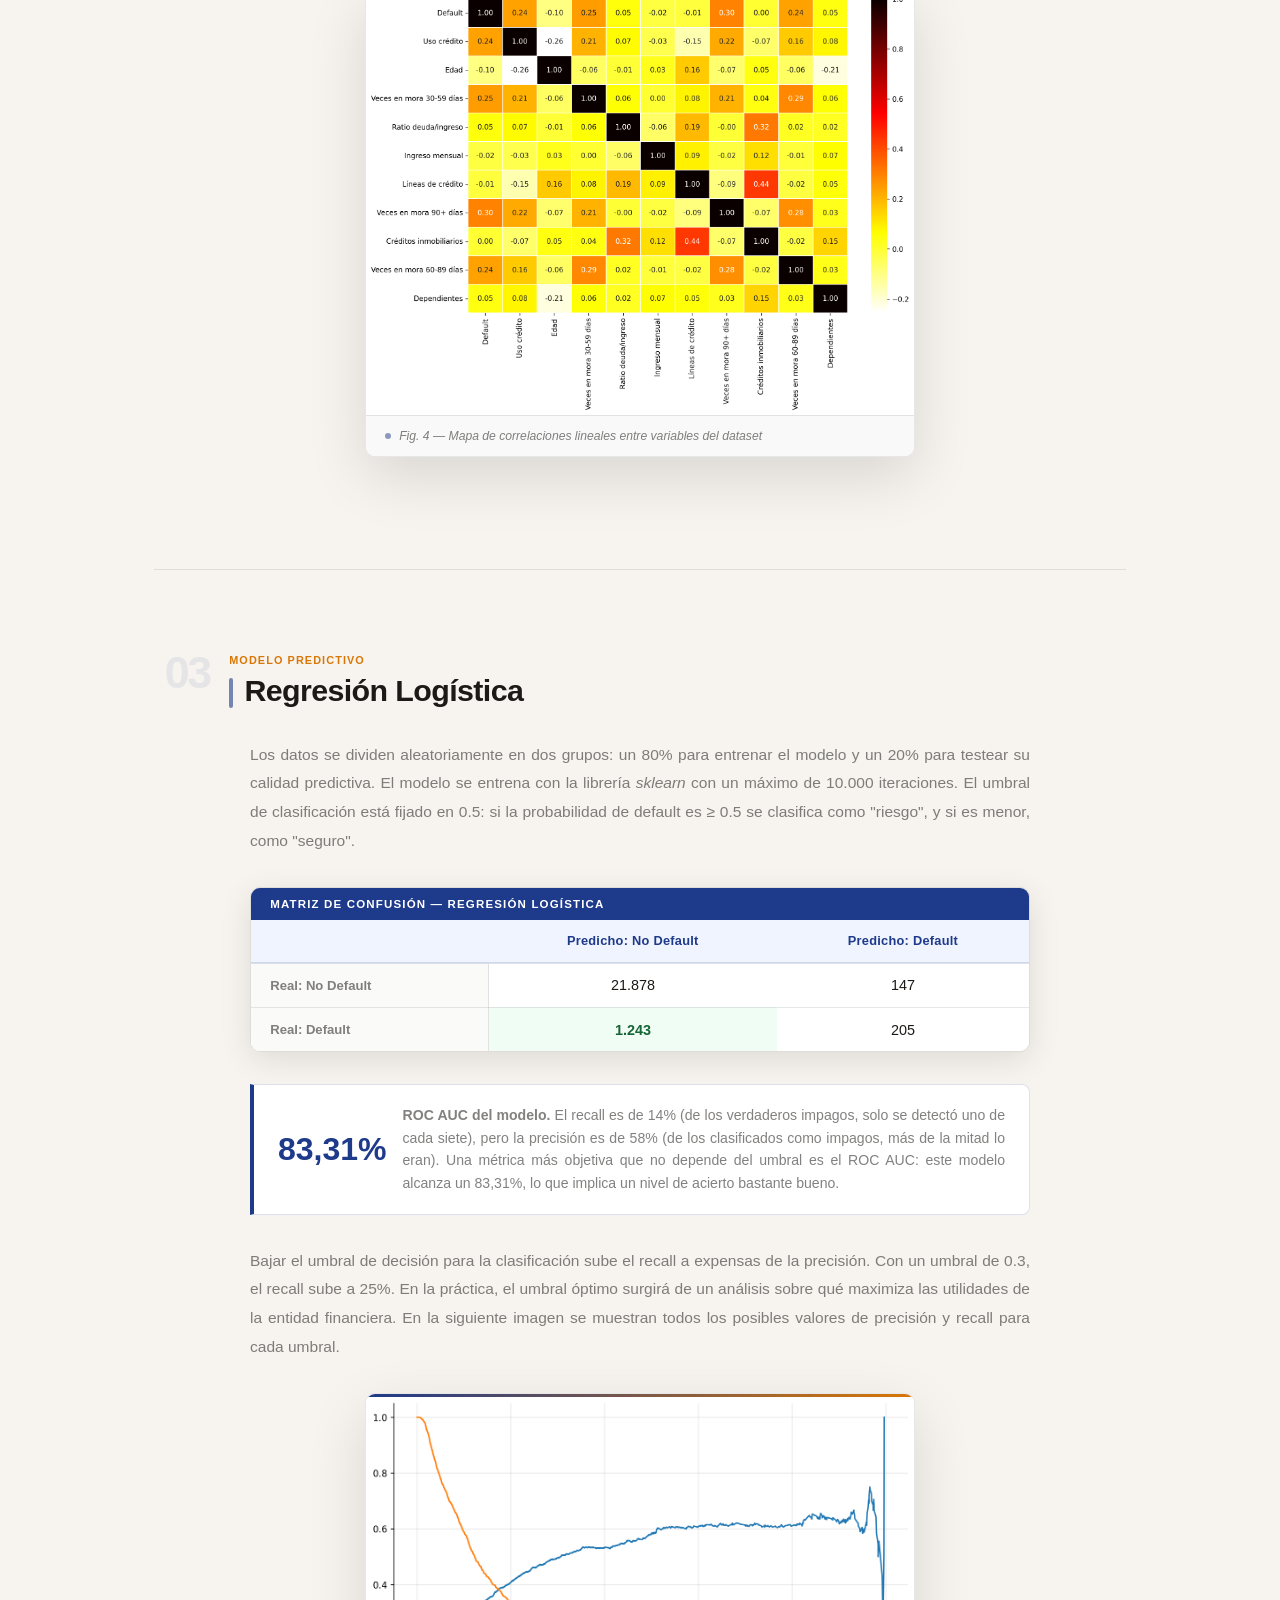
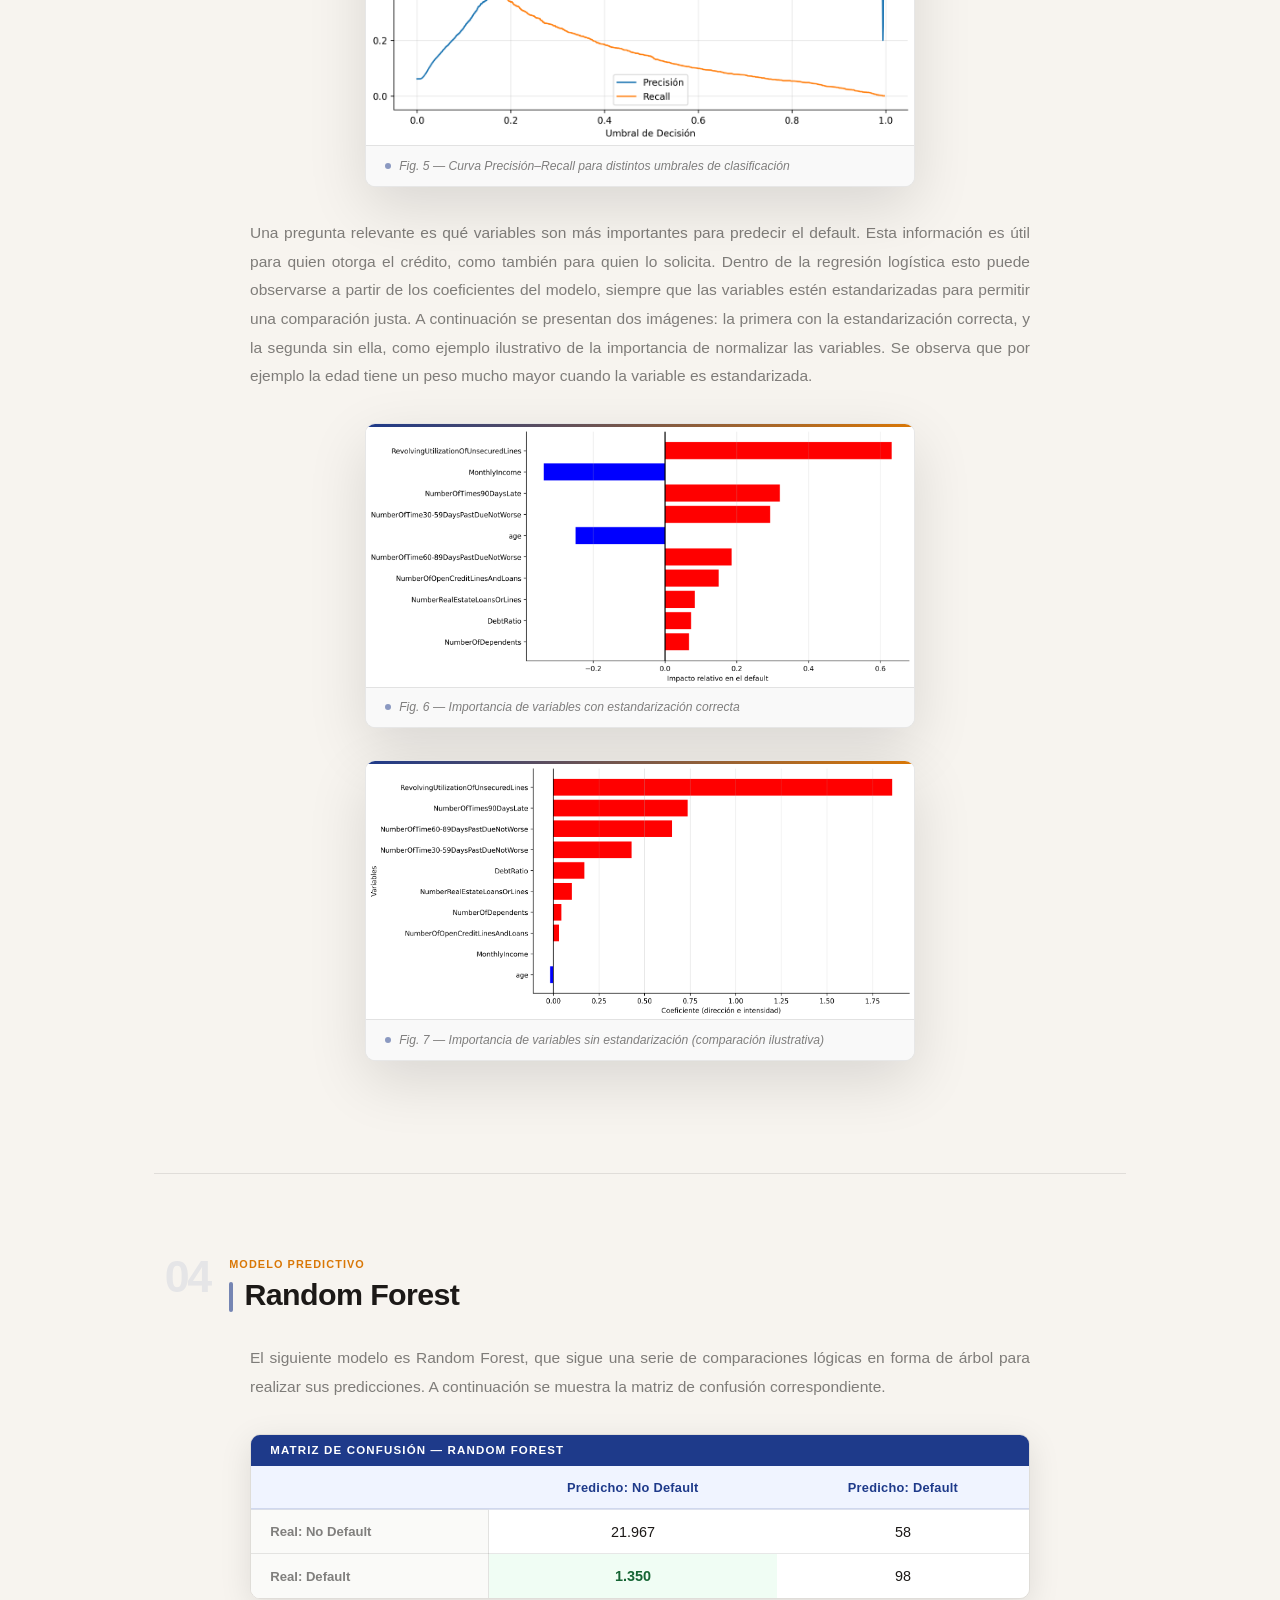
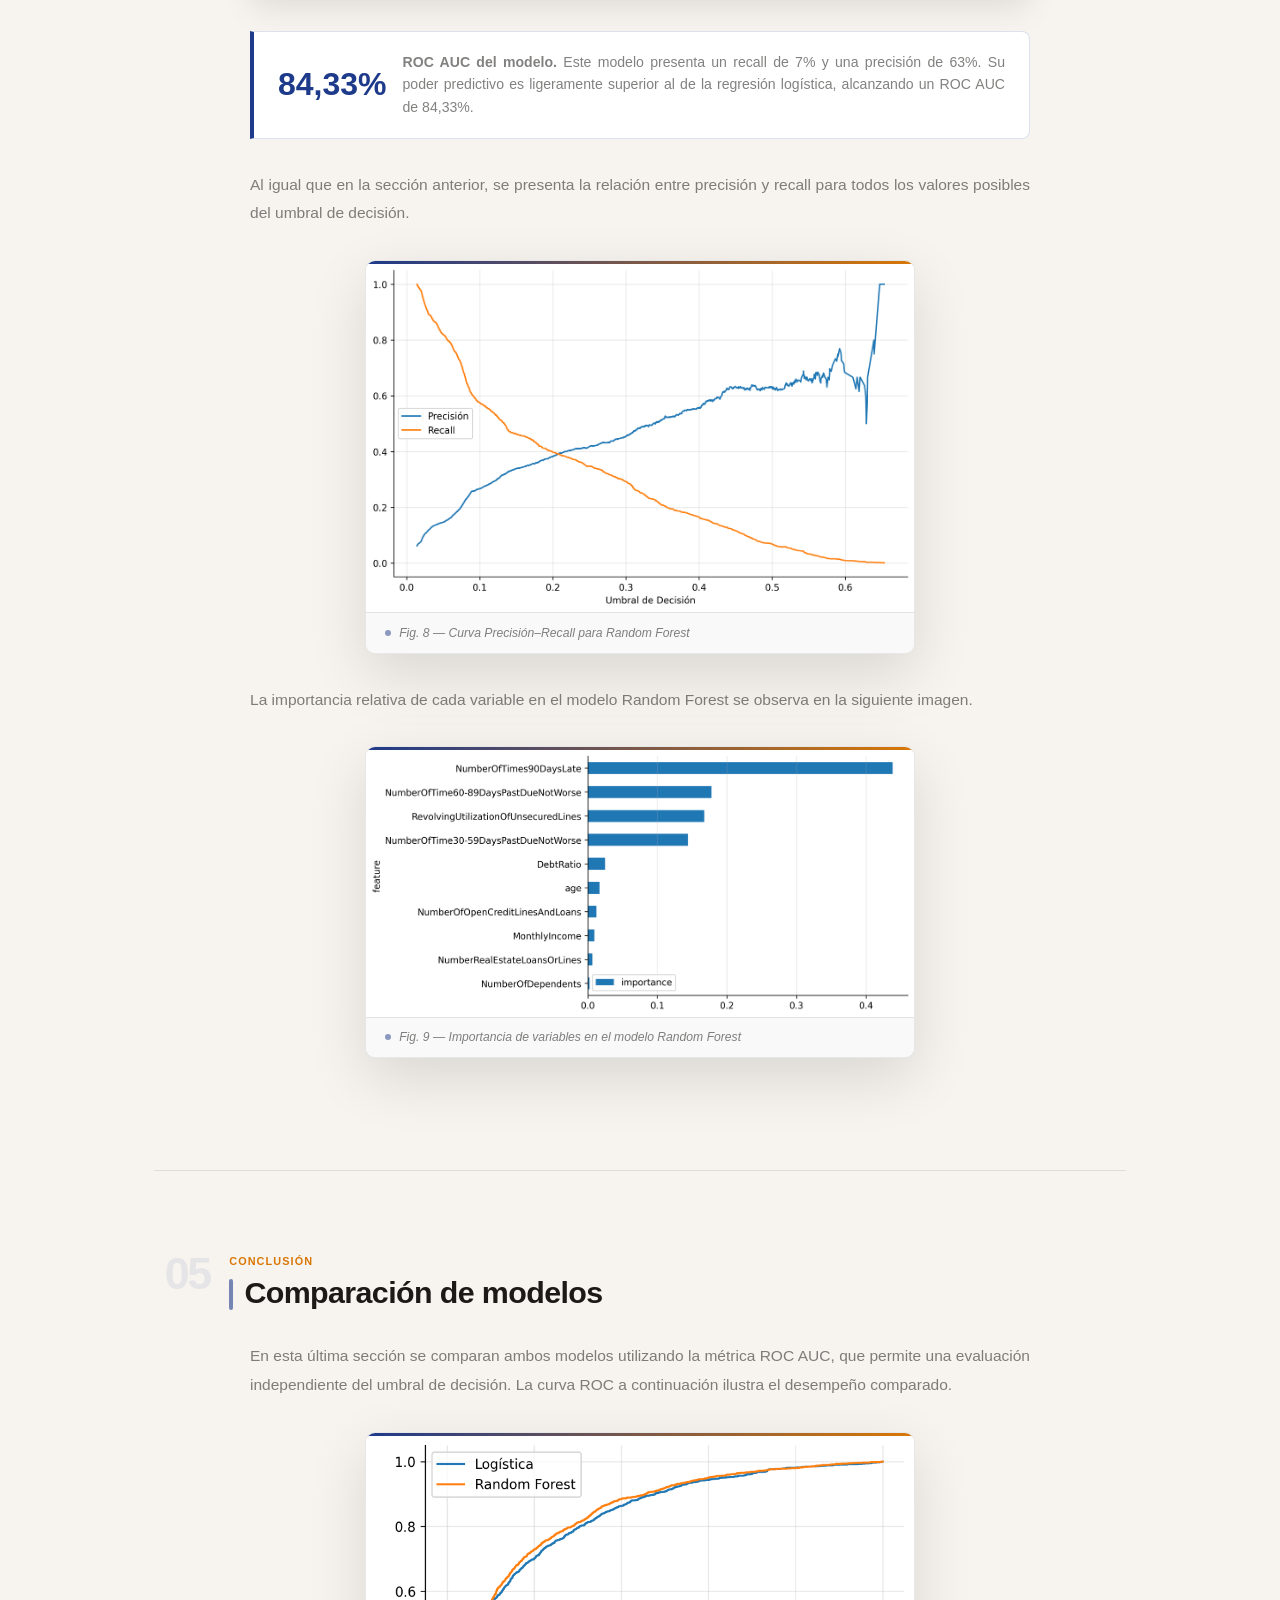
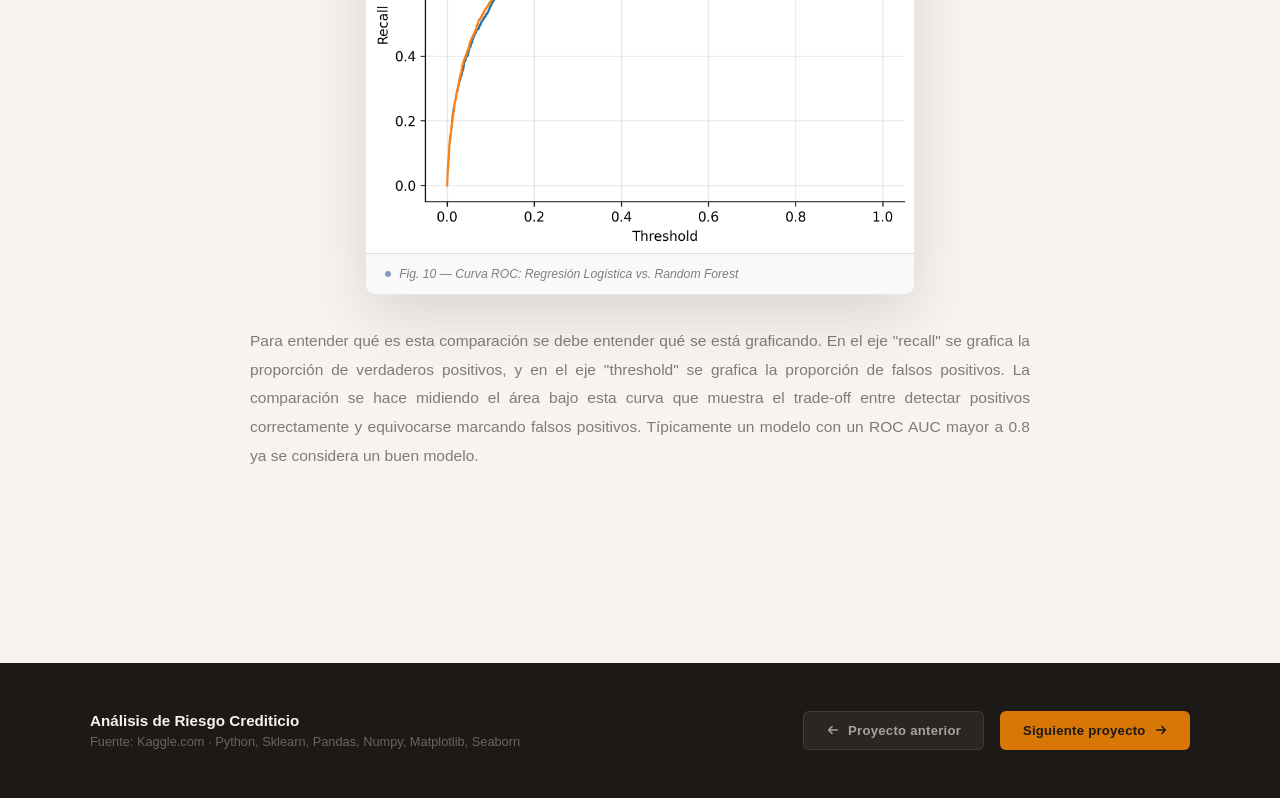
<file: proyecto2.html>
<!DOCTYPE html>
<html lang="es">
<head>
  <meta charset="UTF-8" />
  <meta name="viewport" content="width=device-width, initial-scale=1.0"/>
  <title>Riesgo Crediticio — Proyecto 2</title>
  <link rel="stylesheet" href="styles2.css" />
  <link href="https://fonts.googleapis.com/css2?family=Inter:ital,opsz,wght@0,14..32,100..900;1,14..32,100..900&display=swap" rel="stylesheet">
  <script src="script2.js"></script>
</head>
<body>

  <!-- ── NAV ── -->
  <nav>
    <a href="index.html" class="nav-back">
      <svg width="16" height="16" viewBox="0 0 16 16" fill="none">
        <path d="M13 8H3M7 4L3 8l4 4" stroke="currentColor" stroke-width="1.8" stroke-linecap="round" stroke-linejoin="round"/>
      </svg>
      Volver al portafolio
    </a>
    <div class="nav-logo">ML<span>.</span></div>
    <span class="nav-tag">Proyecto 02</span>
  </nav>

  <!-- ── HERO ── -->
  <section class="project-hero">
    <div class="hero-content">
      <div class="hero-eyebrow">
        <span class="hero-num">02 / 05</span>
        <span class="hero-divider"></span>
        <span class="hero-badge">Machine Learning</span>
      </div>
      <h1>Análisis de <em>Riesgo</em><br/>Crediticio</h1>
      <div class="hero-meta">
        <div class="meta-item">
          <span class="meta-label">Objetivo</span>
          <span class="meta-value">Clasificación de clientes</span>
        </div>
        <div class="meta-item">
          <span class="meta-label">Fuente</span>
          <span class="meta-value">Kaggle.com</span>
        </div>
        <div class="meta-item">
          <span class="meta-label">Herramientas</span>
          <div class="meta-chips">
            <span class="meta-chip">Python</span>
            <span class="meta-chip">Sklearn</span>
            <span class="meta-chip">Pandas</span>
            <span class="meta-chip">Numpy</span>
            <span class="meta-chip">Matplotlib</span>
            <span class="meta-chip">Seaborn</span>
          </div>
        </div>
      </div>
    </div>
  </section>

  <!-- ── INTRO ── -->
  <div class="intro-block">
    <div class="intro-inner">
      <div>
        <p class="intro-label">Introducción</p>
        <h2 class="intro-side-title">¿Qué separa a un buen pagador de uno riesgoso?</h2>
      </div>
      <div class="intro-text">
        <p>
          El objetivo de este análisis es entender qué características separan a un "buen pagador" de uno con "riesgo de impago". Para ello se construyeron y compararon modelos de clasificación supervisada sobre una base de datos de clientes bancarios.
        </p>
        <p>
          Podés descargar el código completo con el que se realizó este análisis haciendo click
          <a onclick="forzarDescarga('proyecto2/proyecto2.ipynb', 'notebook.ipynb')" class="download-link">
            <svg width="13" height="13" viewBox="0 0 16 16" fill="none">
              <path d="M8 3v8M5 8l3 3 3-3M3 13h10" stroke="currentColor" stroke-width="1.8" stroke-linecap="round" stroke-linejoin="round"/>
            </svg>
            aquí.
          </a>
          Si el link de descarga no funciona el proyecto está disponible en mi GitHub.
        </p>
      </div>
    </div>
  </div>

  <!-- ── SECCIONES DE ANÁLISIS ── -->
  <div class="content-wrapper">

    <!-- SECCIÓN 1: Primer vistazo -->
    <div class="analysis-section">
      <div class="section-header">
        <div class="section-num">01</div>
        <div class="section-heading-group">
          <span class="section-tag">Exploración inicial</span>
          <h2>Primer vistazo a los datos</h2>
        </div>
      </div>
      <div class="analysis-body">
        <p class="analysis-desc">
          Los datos fueron obtenidos de kaggle.com, es una base de datos de clientes bancarios con información de los clientes al momento de tomar deuda, y una variable que dice si en los 2 años siguientes el cliente entró en default. <br>
          El primer paso para trabajar con los datos es dar un primer vistazo a la base. Las variables del dataset son: Default 2 años después, uso de tarjeta de crédito, edad, morosidad 30-59 días, morosidad 60-89 días, morosidad más de 90 días, ratio deuda-ingeso, ingreso mensual, número de créditos y préstamos abiertos, créditos hipotecarios, personas dependientes del solicitante.
        </p>
        <p class="analysis-desc">
          La primera variable es la variable de interés: indica si una persona entra en situación de default con el banco dentro de los 2 años de tomar el crédito. El dataframe cuenta con 150.000 filas, de las cuales 139.974 corresponden a personas en situación normal y 10.026 a situación de default. Esto da una primera aproximación de que los datos están desbalanceados, como se observa a continuación.
        </p>
        <div class="chart-container">
          <img src="proyecto2/images/Situación_crediticia.png" alt="Distribución situación crediticia" />
          <div class="chart-caption">
            <span class="caption-dot"></span>
            <span>Fig. 1 — Distribución de clientes por situación crediticia (default vs. normal)</span>
          </div>
        </div>
        <p class="analysis-desc">
          El siguiente paso consiste en la limpieza de los datos. Para más detalles sobre cómo se realizó esta limpieza, consultá la Jupyter Notebook descargándola arriba o desde el repositorio de GitHub. El resultado es que la cantidad de observaciones pasa de 150.000 a 117.362, conservando únicamente registros completos en todas las columnas. Esta parte es importante para poder entrenar los modelos correctamente.
        </p>
      </div>
    </div>

    <!-- SECCIÓN 2: Visualización -->
    <div class="analysis-section">
      <div class="section-header">
        <div class="section-num">02</div>
        <div class="section-heading-group">
          <span class="section-tag">Análisis exploratorio</span>
          <h2>Visualización de los datos</h2>
        </div>
      </div>
      <div class="analysis-body">
        <p class="analysis-desc">
          El siguiente paso es la visualización de los datos. En primer lugar se presenta la distribución del ingreso mensual para las personas en situación de default y en situación de pago normal.
        </p>
        <div class="chart-container">
          <img src="proyecto2/images/distribucion_ingreso.png" alt="Distribución ingreso mensual" />
          <div class="chart-caption">
            <span class="caption-dot"></span>
            <span>Fig. 2 — Distribución del ingreso mensual por situación crediticia</span>
          </div>
        </div>
        <p class="analysis-desc">
          En la imagen anterior puede observarse cómo estas distribuciones son bastante similares, lo que implica que en principio no puede obtenerse un insight demasiado claro sobre la relación entre default e ingreso. En la siguiente imagen se superponen ambas distribuciones para hacer más clara esta comparación.
        </p>
        <div class="chart-container">
          <img src="proyecto2/images/distribucion2.png" alt="Distribuciones superpuestas" />
          <div class="chart-caption">
            <span class="caption-dot"></span>
            <span>Fig. 3 — Superposición de distribuciones de ingreso: default vs. normal</span>
          </div>
        </div>
        <p class="analysis-desc">
          Para obtener una mirada completa de la relación entre todas las variables se presenta a continuación un mapa de calor con las correlaciones lineales entre ellas.
        </p>
        <div class="chart-container">
          <img src="proyecto2/images/correlaciones.png" alt="Mapa de calor de correlaciones" />
          <div class="chart-caption">
            <span class="caption-dot"></span>
            <span>Fig. 4 — Mapa de correlaciones lineales entre variables del dataset</span>
          </div>
        </div>
      </div>
    </div>

    <!-- SECCIÓN 3: Regresión logística -->
    <div class="analysis-section">
      <div class="section-header">
        <div class="section-num">03</div>
        <div class="section-heading-group">
          <span class="section-tag">Modelo predictivo</span>
          <h2>Regresión Logística</h2>
        </div>
      </div>
      <div class="analysis-body">
        <p class="analysis-desc">
          Los datos se dividen aleatoriamente en dos grupos: un 80% para entrenar el modelo y un 20% para testear su calidad predictiva. El modelo se entrena con la librería <em>sklearn</em> con un máximo de 10.000 iteraciones. El umbral de clasificación está fijado en 0.5: si la probabilidad de default es ≥ 0.5 se clasifica como "riesgo", y si es menor, como "seguro".
        </p>

        <div class="table-wrapper">
          <div class="table-label">Matriz de confusión — Regresión Logística</div>
          <table>
            <thead>
              <tr>
                <th></th>
                <th>Predicho: No Default</th>
                <th>Predicho: Default</th>
              </tr>
            </thead>
            <tbody>
              <tr>
                <td>Real: No Default</td>
                <td>21.878</td>
                <td>147</td>
              </tr>
              <tr>
                <td>Real: Default</td>
                <td>1.243</td>
                <td>205</td>
              </tr>
            </tbody>
          </table>
        </div>

        <div class="metric-callout">
          <div class="metric-value">83,31%</div>
          <p class="metric-desc">
            <strong>ROC AUC del modelo.</strong> El recall es de 14% (de los verdaderos impagos, solo se detectó uno de cada siete), pero la precisión es de 58% (de los clasificados como impagos, más de la mitad lo eran). Una métrica más objetiva que no depende del umbral es el ROC AUC: este modelo alcanza un 83,31%, lo que implica un nivel de acierto bastante bueno.
          </p>
        </div>

        <p class="analysis-desc">
          Bajar el umbral de decisión para la clasificación sube el recall a expensas de la precisión. Con un umbral de 0.3, el recall sube a 25%. En la práctica, el umbral óptimo surgirá de un análisis sobre qué maximiza las utilidades de la entidad financiera. En la siguiente imagen se muestran todos los posibles valores de precisión y recall para cada umbral.
        </p>
        <div class="chart-container">
          <img src="proyecto2/images/recall_precision.png" alt="Precisión vs Recall" />
          <div class="chart-caption">
            <span class="caption-dot"></span>
            <span>Fig. 5 — Curva Precisión–Recall para distintos umbrales de clasificación</span>
          </div>
        </div>

        <p class="analysis-desc">
          Una pregunta relevante es qué variables son más importantes para predecir el default. Esta información es útil para quien otorga el crédito, como también para quien lo solicita. Dentro de la regresión logística esto puede observarse a partir de los coeficientes del modelo, siempre que las variables estén estandarizadas para permitir una comparación justa. A continuación se presentan dos imágenes: la primera con la estandarización correcta, y la segunda sin ella, como ejemplo ilustrativo de la importancia de normalizar las variables. Se observa que por ejemplo la edad tiene un peso mucho mayor cuando la variable es estandarizada.
        </p>
        <div class="chart-container">
          <img src="proyecto2/images/importancia_lrbien.png" alt="Importancia variables (correcto)" />
          <div class="chart-caption">
            <span class="caption-dot"></span>
            <span>Fig. 6 — Importancia de variables con estandarización correcta</span>
          </div>
        </div>
        <div class="chart-container">
          <img src="proyecto2/images/importancia_lrmal.png" alt="Importancia variables (sin estandarizar)" />
          <div class="chart-caption">
            <span class="caption-dot"></span>
            <span>Fig. 7 — Importancia de variables sin estandarización (comparación ilustrativa)</span>
          </div>
        </div>
      </div>
    </div>

    <!-- SECCIÓN 4: Random Forest -->
    <div class="analysis-section">
      <div class="section-header">
        <div class="section-num">04</div>
        <div class="section-heading-group">
          <span class="section-tag">Modelo predictivo</span>
          <h2>Random Forest</h2>
        </div>
      </div>
      <div class="analysis-body">
        <p class="analysis-desc">
          El siguiente modelo es Random Forest, que sigue una serie de comparaciones lógicas en forma de árbol para realizar sus predicciones. A continuación se muestra la matriz de confusión correspondiente.
        </p>

        <div class="table-wrapper">
          <div class="table-label">Matriz de confusión — Random Forest</div>
          <table>
            <thead>
              <tr>
                <th></th>
                <th>Predicho: No Default</th>
                <th>Predicho: Default</th>
              </tr>
            </thead>
            <tbody>
              <tr>
                <td>Real: No Default</td>
                <td>21.967</td>
                <td>58</td>
              </tr>
              <tr>
                <td>Real: Default</td>
                <td>1.350</td>
                <td>98</td>
              </tr>
            </tbody>
          </table>
        </div>

        <div class="metric-callout">
          <div class="metric-value">84,33%</div>
          <p class="metric-desc">
            <strong>ROC AUC del modelo.</strong> Este modelo presenta un recall de 7% y una precisión de 63%. Su poder predictivo es ligeramente superior al de la regresión logística, alcanzando un ROC AUC de 84,33%.
          </p>
        </div>

        <p class="analysis-desc">
          Al igual que en la sección anterior, se presenta la relación entre precisión y recall para todos los valores posibles del umbral de decisión.
        </p>
        <div class="chart-container">
          <img src="proyecto2/images/randomforest.png" alt="Precisión vs Recall Random Forest" />
          <div class="chart-caption">
            <span class="caption-dot"></span>
            <span>Fig. 8 — Curva Precisión–Recall para Random Forest</span>
          </div>
        </div>

        <p class="analysis-desc">
          La importancia relativa de cada variable en el modelo Random Forest se observa en la siguiente imagen.
        </p>
        <div class="chart-container">
          <img src="proyecto2/images/importancia_rf.png" alt="Importancia variables Random Forest" />
          <div class="chart-caption">
            <span class="caption-dot"></span>
            <span>Fig. 9 — Importancia de variables en el modelo Random Forest</span>
          </div>
        </div>
      </div>
    </div>

    <!-- SECCIÓN 5: Comparación -->
    <div class="analysis-section">
      <div class="section-header">
        <div class="section-num">05</div>
        <div class="section-heading-group">
          <span class="section-tag">Conclusión</span>
          <h2>Comparación de modelos</h2>
        </div>
      </div>
      <div class="analysis-body">
        <p class="analysis-desc">
          En esta última sección se comparan ambos modelos utilizando la métrica ROC AUC, que permite una evaluación independiente del umbral de decisión. La curva ROC a continuación ilustra el desempeño comparado.
        </p>
        <div class="chart-container">
          <img src="proyecto2/images/curvaROC.png" alt="Curva ROC comparación" />
          <div class="chart-caption">
            <span class="caption-dot"></span>
            <span>Fig. 10 — Curva ROC: Regresión Logística vs. Random Forest</span>
          </div>
        </div>
        <p class="analysis-desc">
          Para entender qué es esta comparación se debe entender qué se está graficando. En el eje "recall" se grafica la proporción de verdaderos positivos, y en el eje "threshold" se grafica la proporción de falsos positivos. La comparación se hace midiendo el área bajo esta curva que muestra el trade-off entre detectar positivos correctamente y equivocarse marcando falsos positivos. Típicamente un modelo con un ROC AUC mayor a 0.8 ya se considera un buen modelo.
        </p>
      </div>
    </div>

  </div><!-- /content-wrapper -->

  <!-- ── FOOTER ── -->
  <footer class="project-footer">
    <div class="footer-inner">
      <div class="footer-text">
        <strong>Análisis de Riesgo Crediticio</strong>
        <p>Fuente: Kaggle.com · Python, Sklearn, Pandas, Numpy, Matplotlib, Seaborn</p>
      </div>
      <div class="footer-nav">
        <a href="proyecto1.html" class="footer-btn secondary">
          <svg width="14" height="14" viewBox="0 0 16 16" fill="none">
            <path d="M13 8H3M7 4L3 8l4 4" stroke="currentColor" stroke-width="1.8" stroke-linecap="round" stroke-linejoin="round"/>
          </svg>
          Proyecto anterior
        </a>
        <a href="proyecto3.html" class="footer-btn primary">
          Siguiente proyecto
          <svg width="14" height="14" viewBox="0 0 16 16" fill="none">
            <path d="M3 8h10M9 4l4 4-4 4" stroke="currentColor" stroke-width="1.8" stroke-linecap="round" stroke-linejoin="round"/>
          </svg>
        </a>
      </div>
    </div>
  </footer>

</body>
</html>
</file>
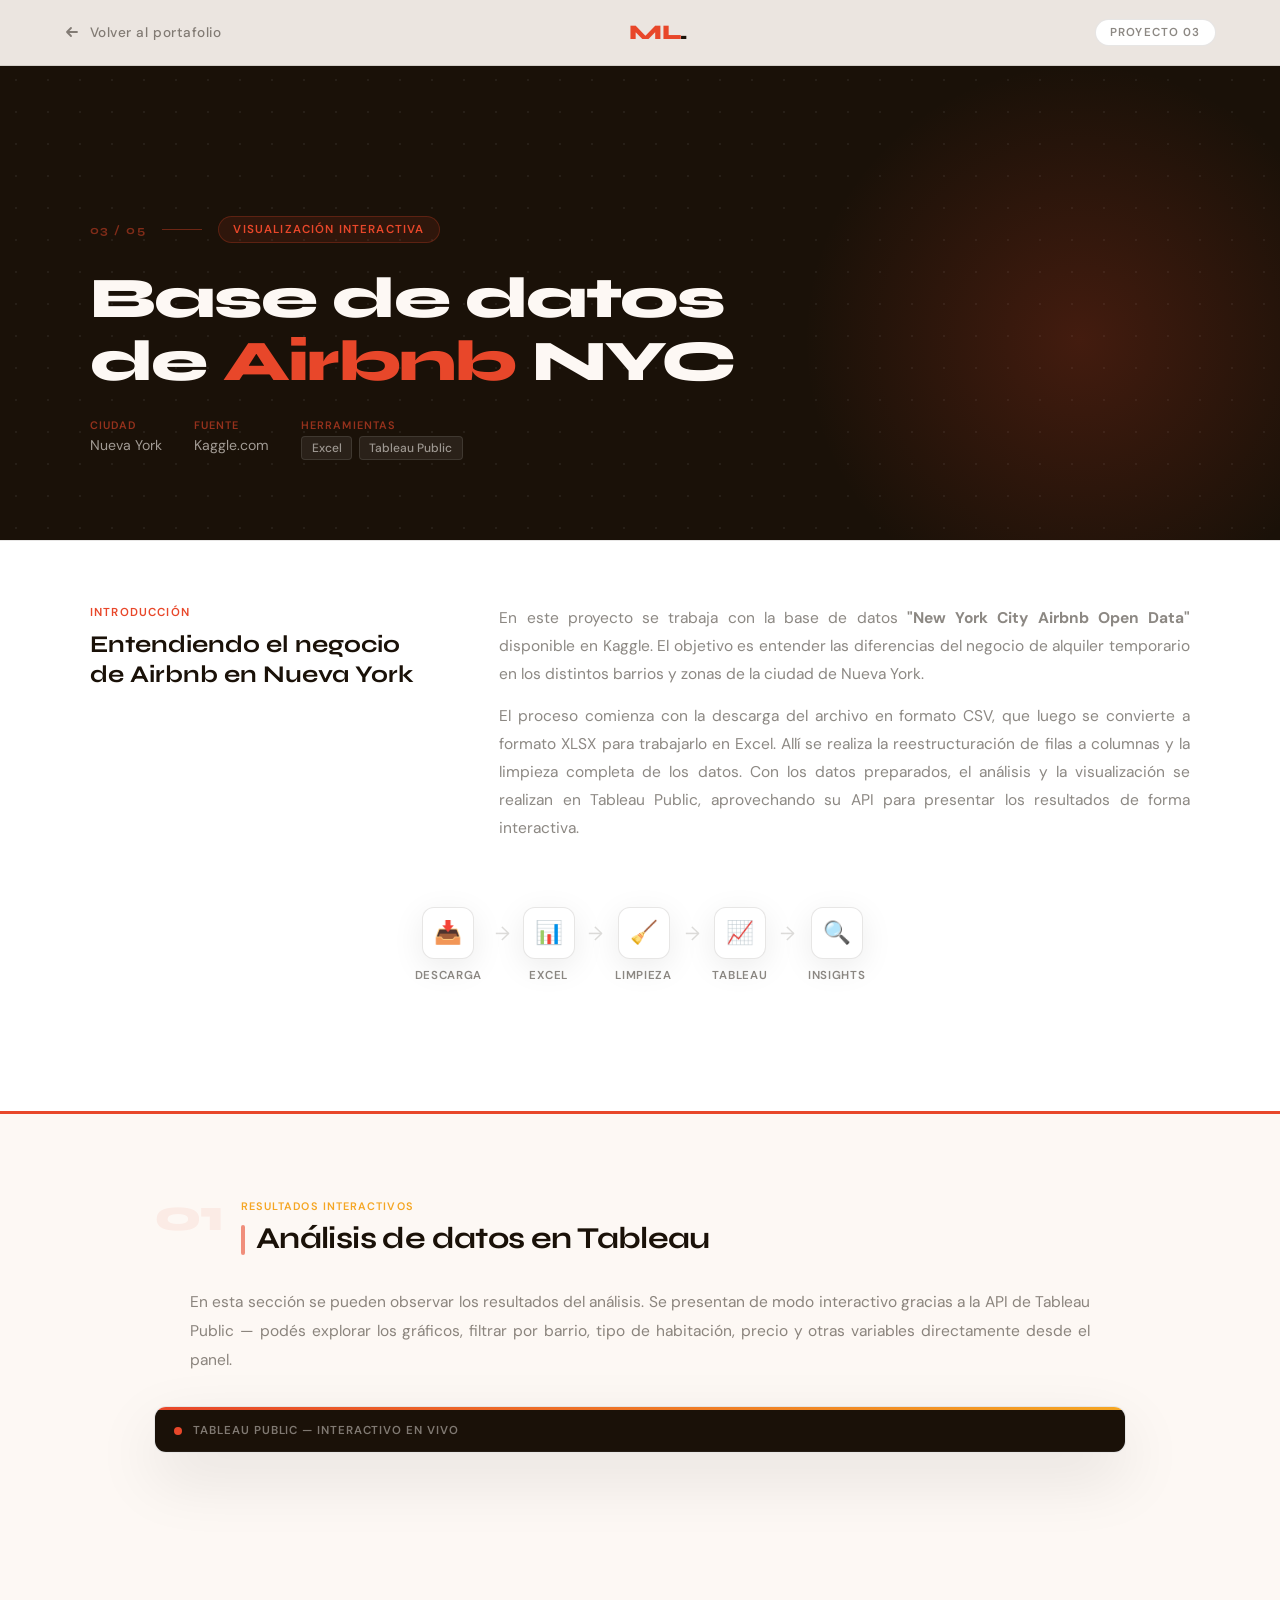
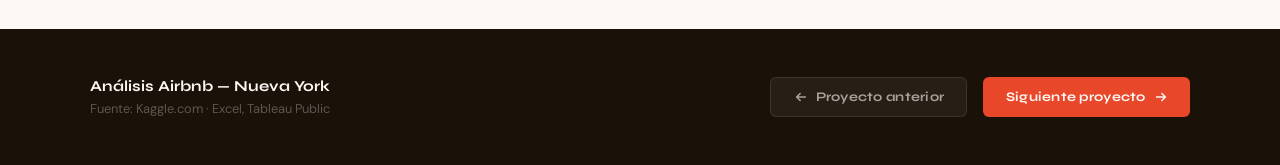
<file: proyecto3.html>
<!DOCTYPE html>
<html lang="es">
<head>
  <meta charset="UTF-8" />
  <meta name="viewport" content="width=device-width, initial-scale=1.0"/>
  <title>Airbnb NYC — Proyecto 3</title>
  <link rel="stylesheet" href="proyecto3.css" />
</head>
<body>

  <!-- ── NAV ── -->
  <nav>
    <a href="index.html" class="nav-back">
      <svg width="16" height="16" viewBox="0 0 16 16" fill="none">
        <path d="M13 8H3M7 4L3 8l4 4" stroke="currentColor" stroke-width="1.8" stroke-linecap="round" stroke-linejoin="round"/>
      </svg>
      Volver al portafolio
    </a>
    <div class="nav-logo">ML<span>.</span></div>
    <span class="nav-tag">Proyecto 03</span>
  </nav>

  <!-- ── HERO ── -->
  <section class="project-hero">
    <div class="hero-content">
      <div class="hero-eyebrow">
        <span class="hero-num">03 / 05</span>
        <span class="hero-divider"></span>
        <span class="hero-badge">Visualización interactiva</span>
      </div>
      <h1>Base de datos<br/>de <em>Airbnb</em> NYC</h1>
      <div class="hero-meta">
        <div class="meta-item">
          <span class="meta-label">Ciudad</span>
          <span class="meta-value">Nueva York</span>
        </div>
        <div class="meta-item">
          <span class="meta-label">Fuente</span>
          <span class="meta-value">Kaggle.com</span>
        </div>
        <div class="meta-item">
          <span class="meta-label">Herramientas</span>
          <div class="meta-chips">
            <span class="meta-chip">Excel</span>
            <span class="meta-chip">Tableau Public</span>
          </div>
        </div>
      </div>
    </div>
  </section>

  <!-- ── INTRO ── -->
  <div class="intro-block">
    <div class="intro-inner">
      <div>
        <p class="intro-label">Introducción</p>
        <h2 class="intro-side-title">Entendiendo el negocio de Airbnb en Nueva York</h2>
      </div>
      <div class="intro-text">
        <p>
          En este proyecto se trabaja con la base de datos <strong>"New York City Airbnb Open Data"</strong> disponible en Kaggle. El objetivo es entender las diferencias del negocio de alquiler temporario en los distintos barrios y zonas de la ciudad de Nueva York.
        </p>
        <p>
          El proceso comienza con la descarga del archivo en formato CSV, que luego se convierte a formato XLSX para trabajarlo en Excel. Allí se realiza la reestructuración de filas a columnas y la limpieza completa de los datos. Con los datos preparados, el análisis y la visualización se realizan en Tableau Public, aprovechando su API para presentar los resultados de forma interactiva.
        </p>
      </div>
    </div>

    <!-- Pipeline visual -->
    <div class="pipeline">
      <div class="pipeline-step">
        <div class="pipeline-icon">📥</div>
        <span class="pipeline-label">Descarga</span>
      </div>
      <span class="pipeline-arrow">→</span>
      <div class="pipeline-step">
        <div class="pipeline-icon">📊</div>
        <span class="pipeline-label">Excel</span>
      </div>
      <span class="pipeline-arrow">→</span>
      <div class="pipeline-step">
        <div class="pipeline-icon">🧹</div>
        <span class="pipeline-label">Limpieza</span>
      </div>
      <span class="pipeline-arrow">→</span>
      <div class="pipeline-step">
        <div class="pipeline-icon">📈</div>
        <span class="pipeline-label">Tableau</span>
      </div>
      <span class="pipeline-arrow">→</span>
      <div class="pipeline-step">
        <div class="pipeline-icon">🔍</div>
        <span class="pipeline-label">Insights</span>
      </div>
    </div>
  </div>

  <!-- ── CONTENIDO ── -->
  <div class="content-wrapper">

    <div class="analysis-section">
      <div class="section-header">
        <div class="section-num">01</div>
        <div class="section-heading-group">
          <span class="section-tag">Resultados interactivos</span>
          <h2>Análisis de datos en Tableau</h2>
        </div>
      </div>
      <div class="analysis-body">
        <p class="analysis-desc">
          En esta sección se pueden observar los resultados del análisis. Se presentan de modo interactivo gracias a la API de Tableau Public — podés explorar los gráficos, filtrar por barrio, tipo de habitación, precio y otras variables directamente desde el panel.
        </p>

        <div class="tableau-wrapper">
          <div class="tableau-top-bar"></div>
          <div class="tableau-label">
            <span class="tableau-label-dot"></span>
            <span>Tableau Public — Interactivo en vivo</span>
          </div>
          <div class="tableau-inner">
            <div class='tableauPlaceholder' id='viz1776113574843' style='position: relative'>
              <noscript>
                <a href='#'>
                  <img alt=' ' src='https://public.tableau.com/static/images/Pr/Proyecto3_17761111262820/Historia1/1_rss.png' style='border: none' />
                </a>
              </noscript>
              <object class='tableauViz' style='display:none;'>
                <param name='host_url' value='https%3A%2F%2Fpublic.tableau.com%2F' />
                <param name='embed_code_version' value='3' />
                <param name='site_root' value='' />
                <param name='name' value='Proyecto3_17761111262820&#47;Historia1' />
                <param name='tabs' value='yes' />
                <param name='toolbar' value='yes' />
                <param name='static_image' value='https://public.tableau.com/static/images/Pr/Proyecto3_17761111262820/Historia1/1.png' />
                <param name='animate_transition' value='yes' />
                <param name='display_static_image' value='yes' />
                <param name='display_spinner' value='yes' />
                <param name='display_overlay' value='yes' />
                <param name='display_count' value='yes' />
                <param name='language' value='es-ES' />
                <param name='filter' value='publish=yes' />
                <param name='filter' value='showOnboarding=true' />
              </object>
            </div>
          </div>
        </div>

      </div>
    </div>

  </div><!-- /content-wrapper -->

  <!-- ── FOOTER ── -->
  <footer class="project-footer">
    <div class="footer-inner">
      <div class="footer-text">
        <strong>Análisis Airbnb — Nueva York</strong>
        <p>Fuente: Kaggle.com · Excel, Tableau Public</p>
      </div>
      <div class="footer-nav">
        <a href="proyecto2.html" class="footer-btn secondary">
          <svg width="14" height="14" viewBox="0 0 16 16" fill="none">
            <path d="M13 8H3M7 4L3 8l4 4" stroke="currentColor" stroke-width="1.8" stroke-linecap="round" stroke-linejoin="round"/>
          </svg>
          Proyecto anterior
        </a>
        <a href="proyecto4.html" class="footer-btn primary">
          Siguiente proyecto
          <svg width="14" height="14" viewBox="0 0 16 16" fill="none">
            <path d="M3 8h10M9 4l4 4-4 4" stroke="currentColor" stroke-width="1.8" stroke-linecap="round" stroke-linejoin="round"/>
          </svg>
        </a>
      </div>
    </div>
  </footer>

  <!-- ── TABLEAU SCRIPT ── -->
  <script type='text/javascript'>
    var divElement = document.getElementById('viz1776113574843');
    var vizElement = divElement.getElementsByTagName('object')[0];
    vizElement.style.width  = '1016px';
    vizElement.style.height = '1014px';
    var scriptElement = document.createElement('script');
    scriptElement.src = 'https://public.tableau.com/javascripts/api/viz_v1.js';
    vizElement.parentNode.insertBefore(scriptElement, vizElement);
  </script>

</body>
</html>
</file>
<file: styles.css>
:root {
      --bg-hero: #0b0f1a;
      --bg-skills: #f5f0e8;
      --bg-projects: #0b0f1a;
      --bg-contact: #111827;
      --accent: #00e5c0;
      --maths: rgba(193, 27, 1, 0.701);
      --accent2: #f7c948;
      --text-light: #e8e4da;
      --text-dark: #1a1a2e;
      --card-bg: #141929;
      --card-border: rgba(0,229,192,0.15);
    }

    *, *::before, *::after { box-sizing: border-box; margin: 0; padding: 0; }

    html { scroll-behavior: smooth; }

    body {
      font-family: 'DM Sans', sans-serif;
      background: var(--bg-hero);
      color: var(--text-light);
      overflow-x: hidden;
    }

    /* ─── NAVBAR ─── */
    nav {
      position: fixed;
      top: 0; left: 0; right: 0;
      z-index: 100;
      display: flex;
      justify-content: space-between;
      align-items: center;
      padding: 1.2rem 4rem;
      background: rgba(11,15,26,0.85);
      backdrop-filter: blur(14px);
      border-bottom: 1px solid rgba(0,229,192,0.08);
      transition: all 0.3s ease;
    }

    .nav-logo {
      font-family: 'Inter', sans-serif;
      font-weight: 800;
      font-size: 1.4rem;
      color: var(--accent);
      letter-spacing: -0.03em;
    }
    .nav-logo span { color: var(--text-light); }

    .nav-links {
      display: flex;
      gap: 2.5rem;
      list-style: none;
    }

    .nav-links a {
      font-family: 'DM Sans', sans-serif;
      font-size: 0.9rem;
      font-weight: 500;
      color: rgba(232,228,218,0.65);
      text-decoration: none;
      letter-spacing: 0.04em;
      text-transform: uppercase;
      transition: color 0.25s ease;
      position: relative;
    }

    .nav-links a::after {
      content: '';
      position: absolute;
      bottom: -4px; left: 0;
      width: 0; height: 2px;
      background: var(--accent);
      transition: width 0.3s ease;
    }

    .nav-links a:hover { color: var(--accent); }
    .nav-links a:hover::after { width: 100%; }

    /* ─── HERO ─── */
    #inicio {
      min-height: 100vh;
      background: var(--bg-hero);
      position: relative;
      display: flex;
      align-items: center;
      padding: 8rem 4rem 4rem;
      overflow: hidden;
    }

    /* grid dot background */
    #inicio::before {
      content: '';
      position: absolute;
      inset: 0;
      background-image: radial-gradient(rgba(0,229,192,0.07) 1px, transparent 1px);
      background-size: 36px 36px;
      pointer-events: none;
    }

    /* radial glow */
    #inicio::after {
      content: '';
      position: absolute;
      top: -200px; right: -200px;
      width: 700px; height: 700px;
      background: radial-gradient(circle, rgba(0,229,192,0.12) 0%, transparent 65%);
      pointer-events: none;
    }

    .hero-inner {
      position: relative;
      z-index: 1;
      display: flex;
      align-items: center;
      gap: 5rem;
      max-width: 1200px;
      margin: 0 auto;
      width: 100%;
    }

    .hero-text { flex: 1; }

    .hero-badge {
      display: inline-block;
      background: rgba(0,229,192,0.1);
      border: 1px solid rgba(0,229,192,0.3);
      color: var(--accent);
      font-size: 0.78rem;
      font-weight: 500;
      letter-spacing: 0.1em;
      text-transform: uppercase;
      padding: 0.4rem 1rem;
      border-radius: 100px;
      margin-bottom: 1.5rem;
      animation: fadeUp 0.8s ease both;
    }

    h1 {
      font-family: 'Inter', sans-serif;
      font-size: clamp(2.4rem, 5vw, 4rem);
      font-weight: 800;
      line-height: 1.1;
      letter-spacing: -0.03em;
      color: var(--text-light);
      margin-bottom: 1.5rem;
      animation: fadeUp 0.9s ease 0.1s both;
    }

    h1 em {
      font-style: normal;
      color: var(--accent);
    }

    .hero-sub {
      font-size: 1.1rem;
      font-weight: 300;
      line-height: 1.7;
      color: rgba(232,228,218,0.7);
      max-width: 520px;
      animation: fadeUp 1s ease 0.2s both;
    }

    .hero-cta {
      display: inline-flex;
      align-items: center;
      gap: 0.6rem;
      margin-top: 2.5rem;
      padding: 0.85rem 2rem;
      background: var(--accent);
      color: var(--bg-hero);
      font-family: 'Inter', sans-serif;
      font-weight: 700;
      font-size: 0.9rem;
      letter-spacing: 0.02em;
      border-radius: 6px;
      text-decoration: none;
      transition: transform 0.2s ease, box-shadow 0.2s ease;
      animation: fadeUp 1s ease 0.3s both;
    }

    .hero-cta:hover {
      transform: translateY(-2px);
      box-shadow: 0 8px 30px rgba(0,229,192,0.35);
    }

    .hero-photo {
      flex-shrink: 0;
      animation: fadeUp 1s ease 0.15s both;
    }

    .photo-frame {
      width: 280px;
      height: 280px;
      border-radius: 50%;
      position: relative;
    }

    .photo-frame::before {
      content: '';
      position: absolute;
      inset: -7px;
      border-radius: 50%;
      background: conic-gradient(var(--accent), var(--accent2), var(--accent));
      z-index: 0;
      animation: spin 6s linear infinite;
    }

    .photo-frame::after {
      content: '';
      position: absolute;
      inset: -2px;
      border-radius: 50%;
      background: var(--bg-hero);
      z-index: 1;
    }

    .photo-frame img {
      width: 100%;
      height: 100%;
      object-fit: cover;
      object-position: 70% 20%;
      border-radius: 50%;
      position: relative;
      z-index: 2;
      display: block;
    }

    .photo-placeholder {
      width: 100%;
      height: 100%;
      border-radius: 50%;
      background: linear-gradient(135deg, #1a2540 0%, #0d1929 100%);
      display: flex;
      flex-direction: column;
      align-items: center;
      justify-content: center;
      gap: 0.5rem;
      position: relative;
      z-index: 2;
      color: rgba(0,229,192,0.4);
      font-size: 0.75rem;
      letter-spacing: 0.05em;
      text-align: center;
    }

    .photo-placeholder svg { opacity: 0.3; }

    /* ─── SKILLS ─── */
    #habilidades {
      background: var(--bg-skills);
      padding: 6rem 4rem;
      position: relative;
      overflow: hidden;
    }

    #habilidades::before {
      content: '';
      position: absolute;
      top: -80px; left: -80px;
      width: 320px; height: 320px;
      background: radial-gradient(circle, rgba(247,201,72,0.18) 0%, transparent 70%);
      pointer-events: none;
    }

    .section-label {
      font-size: 0.75rem;
      font-weight: 600;
      letter-spacing: 0.12em;
      text-transform: uppercase;
      margin-bottom: 0.75rem;
    }

    #habilidades .section-label { color: rgba(26,26,46,0.45); }
    #proyectos .section-label { color: rgba(0,229,192,0.5); }
    #sobre-mi .section-label { color: rgba(26,26,46,0.45); }

    .section-title {
      font-family: 'Inter', sans-serif;
      font-weight: 800;
      letter-spacing: -0.03em;
      line-height: 1.1;
    }

    #habilidades .section-title {
      font-size: clamp(2rem, 4vw, 3rem);
      color: var(--text-dark);
      margin-bottom: 3.5rem;
      max-width: 600px;
    }

    .skills-grid {
      display: flex;
      flex-wrap: wrap;
      gap: 1rem;
      max-width: 1000px;
    }

    .skill-chip {
      display: flex;
      align-items: center;
      gap: 0.6rem;
      padding: 0.7rem 1.4rem;
      border-radius: 8px;
      font-family: 'DM Sans', sans-serif;
      font-weight: 500;
      font-size: 0.95rem;
      transition: transform 0.2s ease, box-shadow 0.2s ease;
      cursor: default;
    }

    .skill-chip:hover {
      transform: translateY(-3px);
    }

    .skill-chip.primary {
      background: var(--text-dark);
      color: var(--accent);
      border: 1.5px solid rgba(0,229,192,0.2);
    }

    .skill-chip.primary:hover {
      box-shadow: 0 6px 20px rgba(0,0,0,0.2);
    }

    .skill-chip.secondary {
      background: white;
      color: var(--text-dark);
      border: 1.5px solid rgba(26,26,46,0.1);
      box-shadow: 0 2px 8px rgba(0,0,0,0.06);
    }

    .skill-chip.secondary:hover {
      box-shadow: 0 6px 20px rgba(0,0,0,0.1);
    }

    .skill-chip.accent {
      background: var(--accent2);
      color: var(--text-dark);
      border: 1.5px solid transparent;
    }

    .skill-chip.accent:hover {
      box-shadow: 0 6px 20px rgba(247,201,72,0.35);
    }
    .skill-chip.third {
      background: var(--maths);
      color: var(--text-dark);
      border: 1.5px solid transparent;
    }

    .skill-chip.third:hover {
      box-shadow: 0 6px 20px var(--maths);
    }

    .skill-dot {
      width: 6px; height: 6px;
      border-radius: 50%;
      background: currentColor;
      opacity: 0.6;
    }

    /* ─── PROJECTS ─── */
    #proyectos {
      background: var(--bg-projects);
      padding: 6rem 4rem;
      position: relative;
      overflow: hidden;
    }

    #proyectos::after {
      content: '';
      position: absolute;
      bottom: -150px; right: -150px;
      width: 500px; height: 500px;
      background: radial-gradient(circle, rgba(247,201,72,0.07) 0%, transparent 65%);
      pointer-events: none;
    }

    #proyectos .section-title {
      font-size: clamp(2rem, 4vw, 3rem);
      color: var(--text-light);
      margin-bottom: 3.5rem;
      max-width: 600px;
    }

    .projects-grid {
      display: grid;
      grid-template-columns: repeat(auto-fit, minmax(300px, 1fr));
      gap: 1.5rem;
      position: relative;
      z-index: 1;
    }

    .project-card {
      background: var(--card-bg);
      border: 1px solid var(--card-border);
      border-radius: 12px;
      padding: 2rem;
      cursor: pointer;
      text-decoration: none;
      display: block;
      transition: border-color 0.3s ease, transform 0.3s ease, background 0.3s ease;
      position: relative;
      overflow: hidden;
    }

    .project-card::before {
      content: '';
      position: absolute;
      top: 0; left: 0; right: 0;
      height: 3px;
      background: linear-gradient(90deg, var(--accent), var(--accent2));
      transform: scaleX(0);
      transform-origin: left;
      transition: transform 0.4s ease;
    }

    .project-card:hover {
      border-color: rgba(0,229,192,0.5);
      transform: translateY(-5px);
      background: #1a2236;
    }

    .project-card:hover::before { transform: scaleX(1); }

    .card-tag {
      display: inline-block;
      background: rgba(0,229,192,0.1);
      color: var(--accent);
      font-size: 0.7rem;
      font-weight: 600;
      letter-spacing: 0.1em;
      text-transform: uppercase;
      padding: 0.3rem 0.8rem;
      border-radius: 100px;
      margin-bottom: 1.2rem;
    }

    .card-number {
      font-family: 'Inter', sans-serif;
      font-size: 0.7rem;
      font-weight: 700;
      color: rgba(0,229,192,0.3);
      letter-spacing: 0.1em;
      margin-bottom: 0.5rem;
    }

    .card-title {
      font-family: 'Inter', sans-serif;
      font-size: 1.25rem;
      font-weight: 700;
      color: var(--text-light);
      margin-bottom: 0.9rem;
      line-height: 1.3;
    }

    .card-desc {
      font-size: 0.88rem;
      line-height: 1.65;
      color: rgba(232,228,218,0.55);
      margin-bottom: 1.5rem;
    }

    .card-footer {
      display: flex;
      align-items: center;
      justify-content: space-between;
    }

    .card-tools {
      display: flex;
      gap: 0.5rem;
      flex-wrap: wrap;
    }

    .tool-badge {
      font-size: 0.72rem;
      font-weight: 500;
      color: #00e5c0;
      background: rgba(255,255,255,0.04);
      padding: 0.2rem 0.6rem;
      border-radius: 4px;
      border: 1px solid rgba(255,255,255,0.07);
    }

    .card-arrow {
      color: var(--accent);
      font-size: 1.1rem;
      transition: transform 0.2s ease;
    }

    .project-card:hover .card-arrow { transform: translate(3px, -3px); }

    /* ─── ABOUT ─── */
    #sobre-mi {
      background: var(--bg-skills);
      padding: 6rem 4rem;
    }

    #sobre-mi .section-title {
      font-size: clamp(2rem, 4vw, 3rem);
      color: var(--text-dark);
      margin-bottom: 2rem;
    }

    .about-content {
      display: grid;
      grid-template-columns: 1fr 1fr;
      gap: 4rem;
      align-items: center;
      max-width: 1000px;
    }

    .about-text p {
      font-size: 1rem;
      line-height: 1.8;
      color: rgba(26,26,46,0.72);
      margin-bottom: 1.2rem;
    }

    .about-stats {
      display: grid;
      grid-template-columns: 1fr 1fr;
      gap: 1.5rem;
    }

    .stat-box {
      background: white;
      border-radius: 10px;
      padding: 1.5rem;
      border: 1px solid rgba(26,26,46,0.08);
      box-shadow: 0 2px 12px rgba(0,0,0,0.05);
    }

    .stat-number {
      font-family: 'Inter', sans-serif;
      font-size: 2.2rem;
      font-weight: 800;
      color: var(--text-dark);
      line-height: 1;
      margin-bottom: 0.4rem;
    }

    .stat-number span { color: var(--accent); }
    .stat-label {
      font-size: 0.8rem;
      color: rgba(26,26,46,0.5);
      font-weight: 500;
    }

    /* ─── CONTACT ─── */
    #contacto {
      background: var(--bg-contact);
      padding: 6rem 4rem;
      border-top: 1px solid rgba(0,229,192,0.08);
    }

    .contact-grid {
      display: grid;
      grid-template-columns: 1fr 1fr;
      gap: 5rem;
      max-width: 1000px;
      align-items: start;
    }

    .contact-heading {
      font-family: 'Inter', sans-serif;
      font-size: clamp(1.8rem, 3.5vw, 2.8rem);
      font-weight: 800;
      color: var(--text-light);
      margin-bottom: 1rem;
      letter-spacing: -0.03em;
      line-height: 1.15;
    }

    .contact-heading em {
      font-style: normal;
      color: var(--accent);
    }

    .contact-intro {
      font-size: 0.95rem;
      color: rgba(232,228,218,0.55);
      line-height: 1.7;
    }

    .contact-items {
      display: flex;
      flex-direction: column;
      gap: 1.5rem;
    }

    .contact-item {
      display: flex;
      align-items: flex-start;
      gap: 1rem;
    }

    .contact-icon {
      width: 42px; height: 42px;
      border-radius: 10px;
      background: rgba(0,229,192,0.08);
      border: 1px solid rgba(0,229,192,0.15);
      display: flex;
      align-items: center;
      justify-content: center;
      flex-shrink: 0;
      font-size: 1.1rem;
    }

    .contact-info label {
      display: block;
      font-size: 0.72rem;
      font-weight: 600;
      letter-spacing: 0.1em;
      text-transform: uppercase;
      color: rgba(0,229,192,0.6);
      margin-bottom: 0.25rem;
    }

    .contact-info a,
    .contact-info span {
      font-size: 0.95rem;
      color: var(--text-light);
      text-decoration: none;
      transition: color 0.2s;
    }

    .contact-info a:hover { color: var(--accent); }

    .footer-bar {
      margin-top: 4rem;
      padding-top: 2rem;
      border-top: 1px solid rgba(232,228,218,0.06);
      display: flex;
      justify-content: space-between;
      align-items: center;
      max-width: 1000px;
    }

    .footer-bar p {
      font-size: 0.8rem;
      color: rgba(232,228,218,0.25);
    }

    .footer-logo {
      font-family: 'Inter', sans-serif;
      font-weight: 800;
      font-size: 1.1rem;
      color: rgba(0,229,192,0.4);
    }

    /* ─── ANIMATIONS ─── */
    @keyframes fadeUp {
      from { opacity: 0; transform: translateY(24px); }
      to   { opacity: 1; transform: translateY(0); }
    }

    @keyframes spin {
      from { transform: rotate(0deg); }
      to   { transform: rotate(360deg); }
    }

    /* ─── RESPONSIVE ─── */
    @media (max-width: 900px) {
      nav { padding: 1rem 2rem; }
      .nav-links { gap: 1.5rem; }
      #inicio { padding: 7rem 2rem 4rem; }
      .hero-inner { flex-direction: column-reverse; gap: 2.5rem; text-align: center; }
      .hero-sub { margin: 0 auto; }
      .hero-cta { margin-left: auto; margin-right: auto; }
      #habilidades, #proyectos, #sobre-mi, #contacto { padding: 4rem 2rem; }
      .about-content { grid-template-columns: 1fr; gap: 2.5rem; }
      .contact-grid { grid-template-columns: 1fr; gap: 3rem; }
      .footer-bar { flex-direction: column; gap: 0.8rem; text-align: center; }
    }

    @media (max-width: 600px) {
      .nav-links { gap: 1rem; }
      .nav-links a { font-size: 0.78rem; }
      .photo-frame { width: 200px; height: 200px; }
      .projects-grid { grid-template-columns: 1fr; }
    }


    /* download link */
.download-link {
  display: inline-flex;
  align-items: center;
  gap: 0.5rem;
  color: var(--accent);
  font-weight: 500;
  font-size: 0.9rem;
  text-decoration: none;
  border-bottom: 1.5px solid rgba(30,58,138,0.25);
  padding-bottom: 1px;
  transition: border-color 0.2s, color 0.2s;
  cursor: pointer;
}
.download-link:hover { color: var(--accent2); border-color: var(--accent2); }
</file>
<file: styles1.css>
:root {
      --bg:        #0b0f1a;
      --bg-card:   #111827;
      --bg-alt:    #0f1420;
      --accent:    #00e5c0;
      --accent2:   #f7c948;
      --accent3:   #6c8eff;
      --text:      #e8e4da;
      --text-muted:rgba(232,228,218,0.5);
      --border:    rgba(0,229,192,0.1);
    }

    *, *::before, *::after { box-sizing: border-box; margin: 0; padding: 0; }
    html { scroll-behavior: smooth; }

    body {
      font-family: 'DM Sans', sans-serif;
      background: var(--bg);
      color: var(--text);
      overflow-x: hidden;
    }

    /* ── NAV ── */
    nav {
      position: fixed;
      top: 0; left: 0; right: 0;
      z-index: 100;
      display: flex;
      justify-content: space-between;
      align-items: center;
      padding: 1.2rem 4rem;
      background: rgba(11,15,26,0.88);
      backdrop-filter: blur(14px);
      border-bottom: 1px solid var(--border);
    }

    .nav-back {
      display: flex;
      align-items: center;
      gap: 0.6rem;
      text-decoration: none;
      color: var(--text-muted);
      font-size: 0.85rem;
      font-weight: 500;
      letter-spacing: 0.04em;
      transition: color 0.2s;
    }
    .nav-back:hover { color: var(--accent); }
    .nav-back svg { transition: transform 0.2s; }
    .nav-back:hover svg { transform: translateX(-3px); }

    .nav-logo {
      font-family: 'Syne', sans-serif;
      font-weight: 800;
      font-size: 1.3rem;
      color: var(--accent);
      letter-spacing: -0.03em;
    }
    .nav-logo span { color: var(--text); }

    .nav-tag {
      font-size: 0.72rem;
      font-weight: 600;
      letter-spacing: 0.1em;
      text-transform: uppercase;
      color: var(--text-muted);
      background: rgba(255,255,255,0.04);
      border: 1px solid var(--border);
      padding: 0.3rem 0.9rem;
      border-radius: 100px;
    }

    /* ── HERO SECTION ── */
    .project-hero {
      min-height: 60vh;
      padding: 10rem 4rem 5rem;
      position: relative;
      overflow: hidden;
      display: flex;
      align-items: flex-end;
    }

    /* starfield dots */
    .project-hero::before {
      content: '';
      position: absolute;
      inset: 0;
      background-image:
        radial-gradient(1px 1px at 15% 25%, rgba(255,255,255,0.35) 0%, transparent 100%),
        radial-gradient(1px 1px at 35% 10%, rgba(255,255,255,0.25) 0%, transparent 100%),
        radial-gradient(1.5px 1.5px at 55% 40%, rgba(255,255,255,0.3) 0%, transparent 100%),
        radial-gradient(1px 1px at 72% 15%, rgba(255,255,255,0.2) 0%, transparent 100%),
        radial-gradient(1px 1px at 88% 55%, rgba(255,255,255,0.3) 0%, transparent 100%),
        radial-gradient(1px 1px at 20% 70%, rgba(255,255,255,0.2) 0%, transparent 100%),
        radial-gradient(2px 2px at 45% 80%, rgba(255,255,255,0.15) 0%, transparent 100%),
        radial-gradient(1px 1px at 65% 65%, rgba(255,255,255,0.25) 0%, transparent 100%),
        radial-gradient(1px 1px at 80% 30%, rgba(255,255,255,0.2) 0%, transparent 100%),
        radial-gradient(1.5px 1.5px at 10% 50%, rgba(255,255,255,0.15) 0%, transparent 100%),
        radial-gradient(1px 1px at 92% 80%, rgba(255,255,255,0.3) 0%, transparent 100%),
        radial-gradient(1px 1px at 5% 90%, rgba(255,255,255,0.2) 0%, transparent 100%);
      pointer-events: none;
    }

    /* glow orb */
    .project-hero::after {
      content: '';
      position: absolute;
      top: -100px; right: 10%;
      width: 500px; height: 500px;
      background: radial-gradient(circle, rgba(108,142,255,0.15) 0%, transparent 65%);
      pointer-events: none;
    }

    .hero-content {
      position: relative;
      z-index: 1;
      max-width: 1100px;
      margin: 0 auto;
      width: 100%;
    }

    .hero-eyebrow {
      display: flex;
      align-items: center;
      gap: 1rem;
      margin-bottom: 1.5rem;
      animation: fadeUp 0.7s ease both;
    }

    .hero-num {
      font-family: 'Syne', sans-serif;
      font-size: 0.75rem;
      font-weight: 700;
      color: rgba(0,229,192,0.4);
      letter-spacing: 0.12em;
    }

    .hero-divider {
      width: 40px; height: 1px;
      background: rgba(0,229,192,0.3);
    }

    .hero-badge {
      font-size: 0.72rem;
      font-weight: 600;
      letter-spacing: 0.1em;
      text-transform: uppercase;
      color: var(--accent);
      background: rgba(0,229,192,0.08);
      border: 1px solid rgba(0,229,192,0.2);
      padding: 0.3rem 0.9rem;
      border-radius: 100px;
    }

    .project-hero h1 {
      font-family: 'Syne', sans-serif;
      font-size: clamp(2.4rem, 5vw, 4.2rem);
      font-weight: 800;
      letter-spacing: -0.03em;
      line-height: 1.05;
      color: var(--text);
      margin-bottom: 1.5rem;
      animation: fadeUp 0.8s ease 0.1s both;
    }

    .project-hero h1 em {
      font-style: normal;
      color: var(--accent);
    }

    .hero-meta {
      display: flex;
      gap: 2rem;
      flex-wrap: wrap;
      animation: fadeUp 0.9s ease 0.2s both;
    }

    .meta-item {
      display: flex;
      flex-direction: column;
      gap: 0.25rem;
    }

    .meta-label {
      font-size: 0.68rem;
      font-weight: 600;
      letter-spacing: 0.1em;
      text-transform: uppercase;
      color: rgba(0,229,192,0.5);
    }

    .meta-value {
      font-size: 0.88rem;
      color: var(--text-muted);
      font-weight: 400;
    }

    .meta-chips {
      display: flex;
      gap: 0.4rem;
      flex-wrap: wrap;
    }

    .meta-chip {
      font-size: 0.75rem;
      font-weight: 500;
      color: var(--text-muted);
      background: rgba(255,255,255,0.05);
      border: 1px solid rgba(255,255,255,0.08);
      padding: 0.2rem 0.6rem;
      border-radius: 4px;
    }

    /* ── INTRO BLOCK ── */
    .intro-block {
      background: var(--bg-card);
      border-top: 1px solid var(--border);
      border-bottom: 1px solid var(--border);
      padding: 4rem;
    }

    .intro-inner {
      max-width: 1100px;
      margin: 0 auto;
      display: grid;
      grid-template-columns: 1fr 2fr;
      gap: 4rem;
      align-items: start;
    }

    .intro-label {
      font-size: 0.72rem;
      font-weight: 600;
      letter-spacing: 0.1em;
      text-transform: uppercase;
      color: rgba(0,229,192,0.5);
      margin-bottom: 0.6rem;
    }

    .intro-side-title {
      font-family: 'Syne', sans-serif;
      font-size: 1.6rem;
      font-weight: 700;
      color: var(--text);
      line-height: 1.2;
    }

    .intro-text p {
      font-size: 1rem;
      line-height: 1.8;
      color: rgba(232,228,218,0.65);
      margin-bottom: 1rem;
    }

    .intro-text p:last-child { margin-bottom: 0; }

    /* ── MAIN CONTENT ── */
    .content-wrapper {
      max-width: 1100px;
      margin: 0 auto;
      padding: 5rem 4rem;
    }

    /* ── ANALYSIS SECTION ── */
    .analysis-section {
      margin-bottom: 5rem;
      padding-bottom: 5rem;
      border-bottom: 1px solid rgba(232,228,218,0.06);
      animation: fadeUp 0.7s ease both;
    }

    .analysis-section:last-child {
      border-bottom: none;
      margin-bottom: 0;
    }

    .section-header {
      display: flex;
      align-items: flex-start;
      gap: 1.5rem;
      margin-bottom: 2rem;
    }

    .section-num {
      font-family: 'Syne', sans-serif;
      font-size: 3rem;
      font-weight: 800;
      color: rgb(0, 229, 191);
      line-height: 1;
      flex-shrink: 0;
      letter-spacing: -0.05em;
      min-width: 60px;
      text-align: right;
    }

    .section-heading-group { flex: 1; }

    .section-tag {
      display: inline-block;
      font-size: 0.68rem;
      font-weight: 600;
      letter-spacing: 0.1em;
      text-transform: uppercase;
      color: var(--accent2);
      margin-bottom: 0.5rem;
    }

    .analysis-section h2 {
      font-family: 'Syne', sans-serif;
      font-size: clamp(1.4rem, 2.5vw, 2rem);
      font-weight: 700;
      color: var(--text);
      letter-spacing: -0.02em;
      line-height: 1.2;
    }

    .analysis-body {
      padding-left: calc(60px + 1.5rem);
    }

    .analysis-desc {
      text-align: justify;
      font-size: 0.97rem;
      line-height: 1.8;
      color: var(--text-muted);
      margin-bottom: 2rem;
      max-width: 550px;
      margin: 0 auto;
    }

    /* ── IMAGE CONTAINER ── */
    /* Wraps images with white background nicely */
    .chart-container {
      margin: 0 auto;
      max-width: 550px;
      position: relative;
      border-radius: 12px;
      overflow: hidden;
      background: #ffffff;
      border: 1px solid rgba(255,255,255,0.08);
      box-shadow:
        0 0 0 1px rgba(0,229,192,0.08),
        0 20px 60px rgba(0,0,0,0.5),
        0 4px 16px rgba(0,0,0,0.3);
    }

    /* subtle label strip at top */
    .chart-container::before {
      content: '';
      position: absolute;
      top: 0; left: 0; right: 0;
      height: 3px;
      background: linear-gradient(90deg, var(--accent), var(--accent2), var(--accent3));
      z-index: 1;
    }

    .chart-container img {
      display: block;
      width: 100%;
      height: auto;
    }

    .chart-caption {
      padding: 0.9rem 1.2rem;
      background: #f8f8f8;
      border-top: 1px solid rgba(0,0,0,0.06);
      display: flex;
      align-items: center;
      gap: 0.5rem;
    }

    .chart-caption span {
      font-size: 0.78rem;
      color: rgba(26,26,46,0.5);
      font-style: italic;
    }

    .caption-dot {
      width: 6px; height: 6px;
      border-radius: 50%;
      background: var(--accent);
      opacity: 0.6;
      flex-shrink: 0;
    }

    /* ── FOOTER ── */
    .project-footer {
      background: var(--bg-card);
      border-top: 1px solid var(--border);
      padding: 3rem 4rem;
    }

    .footer-inner {
      max-width: 1100px;
      margin: 0 auto;
      display: flex;
      justify-content: space-between;
      align-items: center;
      flex-wrap: wrap;
      gap: 1.5rem;
    }

    .footer-text p {
      font-size: 0.8rem;
      color: var(--text-muted);
    }

    .footer-text strong {
      font-family: 'Syne', sans-serif;
      color: var(--text);
      font-size: 0.95rem;
      display: block;
      margin-bottom: 0.3rem;
    }

    .footer-nav {
      display: flex;
      gap: 1rem;
    }

    .footer-btn {
      display: inline-flex;
      align-items: center;
      gap: 0.5rem;
      padding: 0.7rem 1.4rem;
      border-radius: 6px;
      font-family: 'Syne', sans-serif;
      font-size: 0.82rem;
      font-weight: 700;
      letter-spacing: 0.02em;
      text-decoration: none;
      transition: transform 0.2s, box-shadow 0.2s;
    }

    .footer-btn.primary {
      background: var(--accent);
      color: var(--bg);
    }

    .footer-btn.primary:hover {
      transform: translateY(-2px);
      box-shadow: 0 6px 20px rgba(0,229,192,0.3);
    }

    .footer-btn.secondary {
      background: rgba(255,255,255,0.05);
      color: var(--text-muted);
      border: 1px solid rgba(255,255,255,0.08);
    }

    .footer-btn.secondary:hover {
      color: var(--text);
      border-color: var(--border);
    }

    /* ── ANIMATIONS ── */
    @keyframes fadeUp {
      from { opacity: 0; transform: translateY(20px); }
      to   { opacity: 1; transform: translateY(0); }
    }

    /* ── RESPONSIVE ── */
    @media (max-width: 900px) {
      nav { padding: 1rem 2rem; }
      .project-hero { padding: 8rem 2rem 4rem; }
      .intro-block { padding: 3rem 2rem; }
      .intro-inner { grid-template-columns: 1fr; gap: 2rem; }
      .content-wrapper { padding: 3rem 2rem; }
      .analysis-body { padding-left: 0; }
      .section-num { display: none; }
      .project-footer { padding: 2.5rem 2rem; }
    }
</file>
<file: styles2.css>
/* ════════════════════════════════════════════
   PROYECTO 2 — Riesgo Crediticio
   Paleta: Clara / Financiero / Analítico
   ════════════════════════════════════════════ */
:root {
  --bg:          #f7f4ef;
  --bg-alt:      #edeae3;
  --bg-white:    #ffffff;
  --bg-dark:     #1c1917;
  --accent:      #1e3a8a;   /* azul profundo */
  --accent2:     #d97706;   /* ámbar */
  --accent3:     #166534;   /* verde éxito */
  --text:        #1c1917;
  --text-muted:  rgba(28,25,23,0.55);
  --border:      rgba(28,25,23,0.1);
  --border-acc:  rgba(30,58,138,0.15);
  --shadow-sm:   0 2px 8px rgba(0,0,0,0.06);
  --shadow-md:   0 8px 32px rgba(0,0,0,0.1);
  --shadow-lg:   0 20px 60px rgba(0,0,0,0.12);
}

*, *::before, *::after { box-sizing: border-box; margin: 0; padding: 0; }
html { scroll-behavior: smooth; }

body {
  font-family: 'DM Sans', sans-serif;
  background: var(--bg);
  color: var(--text);
  overflow-x: hidden;
}

/* ── NAV ── */
nav {
  position: fixed;
  top: 0; left: 0; right: 0;
  z-index: 100;
  display: flex;
  justify-content: space-between;
  align-items: center;
  padding: 1.2rem 4rem;
  background: rgba(247,244,239,0.9);
  backdrop-filter: blur(14px);
  border-bottom: 1px solid var(--border);
}

.nav-back {
  display: flex;
  align-items: center;
  gap: 0.6rem;
  text-decoration: none;
  color: var(--text-muted);
  font-size: 0.85rem;
  font-weight: 500;
  letter-spacing: 0.04em;
  transition: color 0.2s;
}
.nav-back:hover { color: var(--accent); }
.nav-back svg { transition: transform 0.2s; }
.nav-back:hover svg { transform: translateX(-3px); }

.nav-logo {
  font-family: 'Syne', sans-serif;
  font-weight: 800;
  font-size: 1.3rem;
  color: var(--accent);
  letter-spacing: -0.03em;
}
.nav-logo span { color: var(--text); }

.nav-tag {
  font-size: 0.72rem;
  font-weight: 600;
  letter-spacing: 0.1em;
  text-transform: uppercase;
  color: var(--text-muted);
  background: var(--bg-white);
  border: 1px solid var(--border);
  padding: 0.3rem 0.9rem;
  border-radius: 100px;
}

/* ── HERO ── */
.project-hero {
  min-height: 58vh;
  padding: 10rem 4rem 5rem;
  background: var(--bg-dark);
  position: relative;
  overflow: hidden;
  display: flex;
  align-items: flex-end;
}

/* grid pattern */
.project-hero::before {
  content: '';
  position: absolute;
  inset: 0;
  background-image: linear-gradient(rgba(255,255,255,0.03) 1px, transparent 1px),
                    linear-gradient(90deg, rgba(255,255,255,0.03) 1px, transparent 1px);
  background-size: 48px 48px;
  pointer-events: none;
}

/* glow */
.project-hero::after {
  content: '';
  position: absolute;
  top: -80px; left: -80px;
  width: 500px; height: 500px;
  background: radial-gradient(circle, rgba(30,58,138,0.3) 0%, transparent 65%);
  pointer-events: none;
}

.hero-content {
  position: relative;
  z-index: 1;
  max-width: 1100px;
  margin: 0 auto;
  width: 100%;
}

.hero-eyebrow {
  display: flex;
  align-items: center;
  gap: 1rem;
  margin-bottom: 1.5rem;
  animation: fadeUp 0.7s ease both;
}

.hero-num {
  font-family: 'Syne', sans-serif;
  font-size: 0.75rem;
  font-weight: 700;
  color: rgba(217,119,6,0.6);
  letter-spacing: 0.12em;
}

.hero-divider {
  width: 40px; height: 1px;
  background: rgba(217,119,6,0.4);
}

.hero-badge {
  font-size: 0.72rem;
  font-weight: 600;
  letter-spacing: 0.1em;
  text-transform: uppercase;
  color: var(--accent2);
  background: rgba(217,119,6,0.1);
  border: 1px solid rgba(217,119,6,0.25);
  padding: 0.3rem 0.9rem;
  border-radius: 100px;
}

.project-hero h1 {
  font-family: 'Syne', sans-serif;
  font-size: clamp(2rem, 4.5vw, 3.8rem);
  font-weight: 800;
  letter-spacing: -0.03em;
  line-height: 1.1;
  color: #f7f4ef;
  margin-bottom: 1.5rem;
  animation: fadeUp 0.8s ease 0.1s both;
  max-width: 820px;
}

.project-hero h1 em {
  font-style: normal;
  color: var(--accent2);
}

.hero-meta {
  display: flex;
  gap: 2rem;
  flex-wrap: wrap;
  animation: fadeUp 0.9s ease 0.2s both;
}

.meta-item { display: flex; flex-direction: column; gap: 0.25rem; }

.meta-label {
  font-size: 0.68rem;
  font-weight: 600;
  letter-spacing: 0.1em;
  text-transform: uppercase;
  color: rgba(217,119,6,0.7);
}

.meta-value {
  font-size: 0.88rem;
  color: rgba(247,244,239,0.6);
}

.meta-chips { display: flex; gap: 0.4rem; flex-wrap: wrap; }

.meta-chip {
  font-size: 0.75rem;
  font-weight: 500;
  color: rgba(247,244,239,0.55);
  background: rgba(255,255,255,0.07);
  border: 1px solid rgba(255,255,255,0.1);
  padding: 0.2rem 0.6rem;
  border-radius: 4px;
}

/* ── INTRO BAND ── */
.intro-block {
  background: var(--bg-white);
  border-top: 1px solid var(--border);
  border-bottom: 3px solid var(--accent);
  padding: 4rem;
}

.intro-inner {
  max-width: 1100px;
  margin: 0 auto;
  display: grid;
  grid-template-columns: 1fr 2fr;
  gap: 4rem;
  align-items: start;
}

.intro-label {
  font-size: 0.72rem;
  font-weight: 600;
  letter-spacing: 0.1em;
  text-transform: uppercase;
  color: var(--accent);
  margin-bottom: 0.6rem;
}

.intro-side-title {
  font-family: 'Syne', sans-serif;
  font-size: 1.5rem;
  font-weight: 700;
  color: var(--text);
  line-height: 1.25;
}

.intro-text p {
  font-size: 0.97rem;
  line-height: 1.8;
  color: var(--text-muted);
  margin-bottom: 0.9rem;
  text-align: justify;
}
.intro-text p:last-child { margin-bottom: 0; }

/* download link */
.download-link {
  display: inline-flex;
  align-items: center;
  gap: 0.5rem;
  color: var(--accent);
  font-weight: 500;
  font-size: 0.9rem;
  text-decoration: none;
  border-bottom: 1.5px solid rgba(30,58,138,0.25);
  padding-bottom: 1px;
  transition: border-color 0.2s, color 0.2s;
  cursor: pointer;
}
.download-link:hover { color: var(--accent2); border-color: var(--accent2); }

/* ── CONTENT WRAPPER ── */
.content-wrapper {
  max-width: 1100px;
  margin: 0 auto;
  padding: 5rem 4rem;
}

/* ── ANALYSIS SECTION ── */
.analysis-section {
  margin-bottom: 5rem;
  padding-bottom: 5rem;
  border-bottom: 1px solid var(--border);
}
.analysis-section:last-child {
  border-bottom: none;
  margin-bottom: 0;
}

.section-header {
  display: flex;
  align-items: flex-start;
  gap: 1.2rem;
  margin-bottom: 2rem;
}

.section-num {
  font-family: 'Syne', sans-serif;
  font-size: 2.8rem;
  font-weight: 800;
  color: rgba(30,58,138,0.08);
  line-height: 1;
  flex-shrink: 0;
  letter-spacing: -0.05em;
  min-width: 56px;
  text-align: right;
}

.section-heading-group { flex: 1; }

.section-tag {
  display: inline-block;
  font-size: 0.68rem;
  font-weight: 600;
  letter-spacing: 0.1em;
  text-transform: uppercase;
  color: var(--accent2);
  margin-bottom: 0.4rem;
}

.analysis-section h2 {
  font-family: 'Syne', sans-serif;
  font-size: clamp(1.3rem, 2.5vw, 1.9rem);
  font-weight: 700;
  color: var(--text);
  letter-spacing: -0.02em;
  line-height: 1.2;
}

/* left accent bar on h2 */
.analysis-section h2::before {
  content: '';
  display: inline-block;
  width: 4px;
  height: 1em;
  background: var(--accent);
  border-radius: 2px;
  margin-right: 0.7rem;
  vertical-align: middle;
  opacity: 0.6;
}

.analysis-body {
  display: flex;
  flex-direction: column;
  align-items: center;
}

.analysis-desc {
  font-size: 0.97rem;
  line-height: 1.85;
  color: var(--text-muted);
  margin-bottom: 2rem;
  max-width: 780px;
  width: 100%;
  text-align: justify;
}

/* ── CHART CONTAINER ── */
.chart-container {
  max-width: 550px;
  width: 100%;
  border-radius: 10px;
  overflow: hidden;
  background: #ffffff;
  border: 1px solid var(--border);
  box-shadow: var(--shadow-lg);
  margin-bottom: 2rem;
}

.chart-container::before {
  content: '';
  display: block;
  height: 3px;
  background: linear-gradient(90deg, var(--accent), var(--accent2));
}

.chart-container img {
  display: block;
  width: 100%;
  height: auto;
}

.chart-caption {
  padding: 0.8rem 1.2rem;
  background: #f9f9f9;
  border-top: 1px solid var(--border);
  display: flex;
  align-items: center;
  gap: 0.5rem;
}

.caption-dot {
  width: 6px; height: 6px;
  border-radius: 50%;
  background: var(--accent);
  opacity: 0.5;
  flex-shrink: 0;
}

.chart-caption span {
  font-size: 0.76rem;
  color: var(--text-muted);
  font-style: italic;
}

/* ── CONFUSION MATRIX TABLE ── */
.table-wrapper {
  max-width: 780px;
  width: 100%;
  margin-bottom: 2rem;
  border-radius: 10px;
  overflow: hidden;
  border: 1px solid var(--border);
  box-shadow: var(--shadow-md);
}

.table-label {
  background: var(--accent);
  color: white;
  font-family: 'Syne', sans-serif;
  font-size: 0.72rem;
  font-weight: 700;
  letter-spacing: 0.1em;
  text-transform: uppercase;
  padding: 0.6rem 1.2rem;
}

table {
  width: 100%;
  border-collapse: collapse;
  background: var(--bg-white);
}

thead tr {
  background: #f0f4ff;
}

th {
  font-family: 'Syne', sans-serif;
  font-size: 0.8rem;
  font-weight: 700;
  color: var(--accent);
  padding: 0.85rem 1.2rem;
  text-align: center;
  border-bottom: 2px solid var(--border-acc);
  letter-spacing: 0.02em;
}

th:first-child { text-align: left; color: var(--text-muted); }

tr:not(:last-child) td { border-bottom: 1px solid var(--border); }

td {
  padding: 0.85rem 1.2rem;
  font-size: 0.9rem;
  text-align: center;
  color: var(--text);
}

td:first-child {
  text-align: left;
  font-weight: 600;
  color: var(--text-muted);
  font-size: 0.82rem;
  background: #fafaf8;
  border-right: 1px solid var(--border);
}

/* diagonal (correct predictions) highlight */
tr:nth-child(2) td:nth-child(2),
tr:nth-child(3) td:nth-child(3) {
  background: #f0fdf4;
  color: var(--accent3);
  font-weight: 700;
}

/* ── METRIC CALLOUT ── */
.metric-callout {
  max-width: 780px;
  width: 100%;
  background: var(--bg-white);
  border: 1px solid var(--border-acc);
  border-left: 4px solid var(--accent);
  border-radius: 0 8px 8px 0;
  padding: 1.2rem 1.5rem;
  margin-bottom: 2rem;
  display: flex;
  align-items: center;
  gap: 1rem;
}

.metric-value {
  font-family: 'Syne', sans-serif;
  font-size: 2rem;
  font-weight: 800;
  color: var(--accent);
  white-space: nowrap;
}

.metric-desc {
  font-size: 0.88rem;
  line-height: 1.6;
  color: var(--text-muted);
  text-align: justify;
}

/* ── FOOTER ── */
.project-footer {
  background: var(--bg-dark);
  padding: 3rem 4rem;
}

.footer-inner {
  max-width: 1100px;
  margin: 0 auto;
  display: flex;
  justify-content: space-between;
  align-items: center;
  flex-wrap: wrap;
  gap: 1.5rem;
}

.footer-text strong {
  font-family: 'Syne', sans-serif;
  color: #f7f4ef;
  font-size: 0.95rem;
  display: block;
  margin-bottom: 0.3rem;
}

.footer-text p {
  font-size: 0.8rem;
  color: rgba(247,244,239,0.35);
}

.footer-nav { display: flex; gap: 1rem; }

.footer-btn {
  display: inline-flex;
  align-items: center;
  gap: 0.5rem;
  padding: 0.7rem 1.4rem;
  border-radius: 6px;
  font-family: 'Syne', sans-serif;
  font-size: 0.82rem;
  font-weight: 700;
  letter-spacing: 0.02em;
  text-decoration: none;
  transition: transform 0.2s, box-shadow 0.2s;
}

.footer-btn.primary {
  background: var(--accent2);
  color: var(--bg-dark);
}
.footer-btn.primary:hover {
  transform: translateY(-2px);
  box-shadow: 0 6px 20px rgba(217,119,6,0.4);
}

.footer-btn.secondary {
  background: rgba(255,255,255,0.06);
  color: rgba(247,244,239,0.6);
  border: 1px solid rgba(255,255,255,0.1);
}
.footer-btn.secondary:hover {
  color: #f7f4ef;
  border-color: rgba(255,255,255,0.2);
}

/* ── ANIMATIONS ── */
@keyframes fadeUp {
  from { opacity: 0; transform: translateY(20px); }
  to   { opacity: 1; transform: translateY(0); }
}

/* ── RESPONSIVE ── */
@media (max-width: 900px) {
  nav { padding: 1rem 2rem; }
  .project-hero { padding: 8rem 2rem 4rem; }
  .intro-block { padding: 3rem 2rem; }
  .intro-inner { grid-template-columns: 1fr; gap: 2rem; }
  .content-wrapper { padding: 3rem 2rem; }
  .project-footer { padding: 2.5rem 2rem; }
  .section-num { display: none; }
  .footer-inner { flex-direction: column; }
}

@media (max-width: 600px) {
  .nav-links { gap: 1rem; }
  .hero-meta { gap: 1.2rem; }
  .metric-callout { flex-direction: column; align-items: flex-start; }
}
</file>
<file: proyecto3.css>
/* ════════════════════════════════════════════
   PROYECTO 3 — Airbnb Data Analysis
   Paleta: Cálida / Coral / Urban Travel
   ════════════════════════════════════════════ */

@import url('https://fonts.googleapis.com/css2?family=Syne:wght@400;600;700;800&family=DM+Sans:ital,wght@0,300;0,400;0,500;1,300&display=swap');

:root {
  --bg:           #fdf8f4;
  --bg-white:     #ffffff;
  --bg-dark:      #1a1108;
  --bg-card:      #fff8f2;
  --accent:       #e8472a;   /* coral Airbnb */
  --accent2:      #f5a623;   /* ámbar cálido */
  --accent3:      #2a7ae8;   /* azul contraste */
  --text:         #1a1108;
  --text-muted:   rgba(26,17,8,0.5);
  --border:       rgba(26,17,8,0.1);
  --border-acc:   rgba(232,71,42,0.15);
  --shadow-md:    0 8px 32px rgba(0,0,0,0.08);
  --shadow-lg:    0 24px 64px rgba(0,0,0,0.1);
}

*, *::before, *::after { box-sizing: border-box; margin: 0; padding: 0; }
html { scroll-behavior: smooth; }

body {
  font-family: 'DM Sans', sans-serif;
  background: var(--bg);
  color: var(--text);
  overflow-x: hidden;
}

/* ── NAV ── */
nav {
  position: fixed;
  top: 0; left: 0; right: 0;
  z-index: 100;
  display: flex;
  justify-content: space-between;
  align-items: center;
  padding: 1.2rem 4rem;
  background: rgba(253,248,244,0.92);
  backdrop-filter: blur(14px);
  border-bottom: 1px solid var(--border);
}

.nav-back {
  display: flex;
  align-items: center;
  gap: 0.6rem;
  text-decoration: none;
  color: var(--text-muted);
  font-size: 0.85rem;
  font-weight: 500;
  letter-spacing: 0.04em;
  transition: color 0.2s;
}
.nav-back:hover { color: var(--accent); }
.nav-back svg { transition: transform 0.2s; }
.nav-back:hover svg { transform: translateX(-3px); }

.nav-logo {
  font-family: 'Syne', sans-serif;
  font-weight: 800;
  font-size: 1.3rem;
  color: var(--accent);
  letter-spacing: -0.03em;
}
.nav-logo span { color: var(--text); }

.nav-tag {
  font-size: 0.72rem;
  font-weight: 600;
  letter-spacing: 0.1em;
  text-transform: uppercase;
  color: var(--text-muted);
  background: var(--bg-white);
  border: 1px solid var(--border);
  padding: 0.3rem 0.9rem;
  border-radius: 100px;
}

/* ── HERO ── */
.project-hero {
  min-height: 60vh;
  padding: 10rem 4rem 5rem;
  background: var(--bg-dark);
  position: relative;
  overflow: hidden;
  display: flex;
  align-items: flex-end;
}

/* mapa de puntos cálido */
.project-hero::before {
  content: '';
  position: absolute;
  inset: 0;
  background-image: radial-gradient(rgba(255,255,255,0.06) 1px, transparent 1px);
  background-size: 32px 32px;
  pointer-events: none;
}

/* glow coral */
.project-hero::after {
  content: '';
  position: absolute;
  bottom: -100px; right: -100px;
  width: 600px; height: 600px;
  background: radial-gradient(circle, rgba(232,71,42,0.2) 0%, transparent 65%);
  pointer-events: none;
}

.hero-content {
  position: relative;
  z-index: 1;
  max-width: 1100px;
  margin: 0 auto;
  width: 100%;
}

.hero-eyebrow {
  display: flex;
  align-items: center;
  gap: 1rem;
  margin-bottom: 1.5rem;
  animation: fadeUp 0.7s ease both;
}

.hero-num {
  font-family: 'Syne', sans-serif;
  font-size: 0.75rem;
  font-weight: 700;
  color: rgba(232,71,42,0.5);
  letter-spacing: 0.12em;
}

.hero-divider {
  width: 40px; height: 1px;
  background: rgba(232,71,42,0.4);
}

.hero-badge {
  font-size: 0.72rem;
  font-weight: 600;
  letter-spacing: 0.1em;
  text-transform: uppercase;
  color: var(--accent);
  background: rgba(232,71,42,0.1);
  border: 1px solid rgba(232,71,42,0.25);
  padding: 0.3rem 0.9rem;
  border-radius: 100px;
}

.project-hero h1 {
  font-family: 'Syne', sans-serif;
  font-size: clamp(2rem, 4.5vw, 3.8rem);
  font-weight: 800;
  letter-spacing: -0.03em;
  line-height: 1.1;
  color: #fdf8f4;
  margin-bottom: 1.5rem;
  animation: fadeUp 0.8s ease 0.1s both;
  max-width: 820px;
}

.project-hero h1 em {
  font-style: normal;
  color: var(--accent);
}

.hero-meta {
  display: flex;
  gap: 2rem;
  flex-wrap: wrap;
  animation: fadeUp 0.9s ease 0.2s both;
}

.meta-item { display: flex; flex-direction: column; gap: 0.25rem; }

.meta-label {
  font-size: 0.68rem;
  font-weight: 600;
  letter-spacing: 0.1em;
  text-transform: uppercase;
  color: rgba(232,71,42,0.6);
}

.meta-value {
  font-size: 0.88rem;
  color: rgba(253,248,244,0.6);
}

.meta-chips { display: flex; gap: 0.4rem; flex-wrap: wrap; }

.meta-chip {
  font-size: 0.75rem;
  font-weight: 500;
  color: rgba(253,248,244,0.55);
  background: rgba(255,255,255,0.07);
  border: 1px solid rgba(255,255,255,0.1);
  padding: 0.2rem 0.6rem;
  border-radius: 4px;
}

/* ── INTRO BAND ── */
.intro-block {
  background: var(--bg-white);
  border-top: 1px solid var(--border);
  border-bottom: 3px solid var(--accent);
  padding: 4rem;
}

.intro-inner {
  max-width: 1100px;
  margin: 0 auto;
  display: grid;
  grid-template-columns: 1fr 2fr;
  gap: 4rem;
  align-items: start;
}

.intro-label {
  font-size: 0.72rem;
  font-weight: 600;
  letter-spacing: 0.1em;
  text-transform: uppercase;
  color: var(--accent);
  margin-bottom: 0.6rem;
}

.intro-side-title {
  font-family: 'Syne', sans-serif;
  font-size: 1.5rem;
  font-weight: 700;
  color: var(--text);
  line-height: 1.25;
}

.intro-text p {
  font-size: 0.97rem;
  line-height: 1.8;
  color: var(--text-muted);
  margin-bottom: 0.9rem;
  text-align: justify;
}
.intro-text p:last-child { margin-bottom: 0; }

/* ── PIPELINE ── */
.pipeline {
  max-width: 1100px;
  margin: 0 auto;
  padding: 4rem;
  display: flex;
  align-items: center;
  gap: 0;
  flex-wrap: wrap;
  justify-content: center;
}

.pipeline-step {
  display: flex;
  flex-direction: column;
  align-items: center;
  gap: 0.6rem;
  text-align: center;
}

.pipeline-icon {
  width: 52px; height: 52px;
  border-radius: 12px;
  background: var(--bg-white);
  border: 1.5px solid var(--border);
  display: flex;
  align-items: center;
  justify-content: center;
  font-size: 1.4rem;
  box-shadow: var(--shadow-md);
  transition: transform 0.2s, box-shadow 0.2s;
}

.pipeline-step:hover .pipeline-icon {
  transform: translateY(-3px);
  box-shadow: 0 12px 30px rgba(232,71,42,0.15);
  border-color: var(--border-acc);
}

.pipeline-label {
  font-size: 0.72rem;
  font-weight: 600;
  letter-spacing: 0.06em;
  text-transform: uppercase;
  color: var(--text-muted);
}

.pipeline-arrow {
  font-size: 1.2rem;
  color: rgba(26,17,8,0.15);
  margin: 0 0.8rem;
  padding-bottom: 1.4rem;
}

/* ── CONTENT WRAPPER ── */
.content-wrapper {
  max-width: 1100px;
  margin: 0 auto;
  padding: 5rem 4rem;
}

/* ── ANALYSIS SECTION ── */
.analysis-section {
  margin-bottom: 5rem;
  padding-bottom: 5rem;
  border-bottom: 1px solid var(--border);
}
.analysis-section:last-child {
  border-bottom: none;
  margin-bottom: 0;
}

.section-header {
  display: flex;
  align-items: flex-start;
  gap: 1.2rem;
  margin-bottom: 2rem;
}

.section-num {
  font-family: 'Syne', sans-serif;
  font-size: 2.8rem;
  font-weight: 800;
  color: rgba(232,71,42,0.07);
  line-height: 1;
  flex-shrink: 0;
  letter-spacing: -0.05em;
  min-width: 56px;
  text-align: right;
}

.section-heading-group { flex: 1; }

.section-tag {
  display: inline-block;
  font-size: 0.68rem;
  font-weight: 600;
  letter-spacing: 0.1em;
  text-transform: uppercase;
  color: var(--accent2);
  margin-bottom: 0.4rem;
}

.analysis-section h2 {
  font-family: 'Syne', sans-serif;
  font-size: clamp(1.3rem, 2.5vw, 1.9rem);
  font-weight: 700;
  color: var(--text);
  letter-spacing: -0.02em;
  line-height: 1.2;
}

.analysis-section h2::before {
  content: '';
  display: inline-block;
  width: 4px;
  height: 1em;
  background: var(--accent);
  border-radius: 2px;
  margin-right: 0.7rem;
  vertical-align: middle;
  opacity: 0.6;
}

.analysis-body {
  display: flex;
  flex-direction: column;
  align-items: center;
}

.analysis-desc {
  font-size: 0.97rem;
  line-height: 1.85;
  color: var(--text-muted);
  margin-bottom: 2rem;
  max-width: 900px;
  width: 100%;
  text-align: justify;
}

/* ── TABLEAU EMBED ── */
.tableau-wrapper {
  width: 100%;
  max-width: 1020px;
  margin-bottom: 1rem;
  border-radius: 12px;
  overflow: hidden;
  border: 1px solid var(--border);
  box-shadow: var(--shadow-lg);
  background: #fff;
  position: relative;
}

.tableau-top-bar {
  height: 3px;
  background: linear-gradient(90deg, var(--accent), var(--accent2));
}

.tableau-label {
  display: flex;
  align-items: center;
  gap: 0.7rem;
  padding: 0.8rem 1.2rem;
  background: var(--bg-dark);
  border-bottom: 1px solid rgba(255,255,255,0.05);
}

.tableau-label-dot {
  width: 8px; height: 8px;
  border-radius: 50%;
  background: var(--accent);
  animation: pulse 2s ease infinite;
}

.tableau-label span {
  font-size: 0.72rem;
  font-weight: 600;
  letter-spacing: 0.08em;
  text-transform: uppercase;
  color: rgba(253,248,244,0.45);
}

.tableau-inner {
  width: 100%;
  overflow-x: auto;        /* scroll horizontal si la pantalla es chica */
  -webkit-overflow-scrolling: touch;
}

/* el div de tableau se centra si la pantalla es más ancha */
.tableau-inner .tableauPlaceholder {
  margin: 0 auto;
}

/* ── FOOTER ── */
.project-footer {
  background: var(--bg-dark);
  padding: 3rem 4rem;
}

.footer-inner {
  max-width: 1100px;
  margin: 0 auto;
  display: flex;
  justify-content: space-between;
  align-items: center;
  flex-wrap: wrap;
  gap: 1.5rem;
}

.footer-text strong {
  font-family: 'Syne', sans-serif;
  color: #fdf8f4;
  font-size: 0.95rem;
  display: block;
  margin-bottom: 0.3rem;
}

.footer-text p {
  font-size: 0.8rem;
  color: rgba(253,248,244,0.3);
}

.footer-nav { display: flex; gap: 1rem; }

.footer-btn {
  display: inline-flex;
  align-items: center;
  gap: 0.5rem;
  padding: 0.7rem 1.4rem;
  border-radius: 6px;
  font-family: 'Syne', sans-serif;
  font-size: 0.82rem;
  font-weight: 700;
  letter-spacing: 0.02em;
  text-decoration: none;
  transition: transform 0.2s, box-shadow 0.2s;
}

.footer-btn.primary {
  background: var(--accent);
  color: #fdf8f4;
}
.footer-btn.primary:hover {
  transform: translateY(-2px);
  box-shadow: 0 6px 20px rgba(232,71,42,0.4);
}

.footer-btn.secondary {
  background: rgba(255,255,255,0.06);
  color: rgba(253,248,244,0.6);
  border: 1px solid rgba(255,255,255,0.1);
}
.footer-btn.secondary:hover {
  color: #fdf8f4;
  border-color: rgba(255,255,255,0.2);
}

/* ── ANIMATIONS ── */
@keyframes fadeUp {
  from { opacity: 0; transform: translateY(20px); }
  to   { opacity: 1; transform: translateY(0); }
}

@keyframes pulse {
  0%, 100% { opacity: 1; }
  50%       { opacity: 0.3; }
}

/* ── RESPONSIVE ── */
@media (max-width: 900px) {
  nav { padding: 1rem 2rem; }
  .project-hero { padding: 8rem 2rem 4rem; }
  .intro-block { padding: 3rem 2rem; }
  .intro-inner { grid-template-columns: 1fr; gap: 2rem; }
  .pipeline { padding: 3rem 2rem; gap: 0; }
  .content-wrapper { padding: 3rem 2rem; }
  .project-footer { padding: 2.5rem 2rem; }
  .section-num { display: none; }
  .footer-inner { flex-direction: column; }
}

@media (max-width: 600px) {
  .hero-meta { gap: 1.2rem; }
  .pipeline-arrow { margin: 0 0.4rem; }
}
</file>
